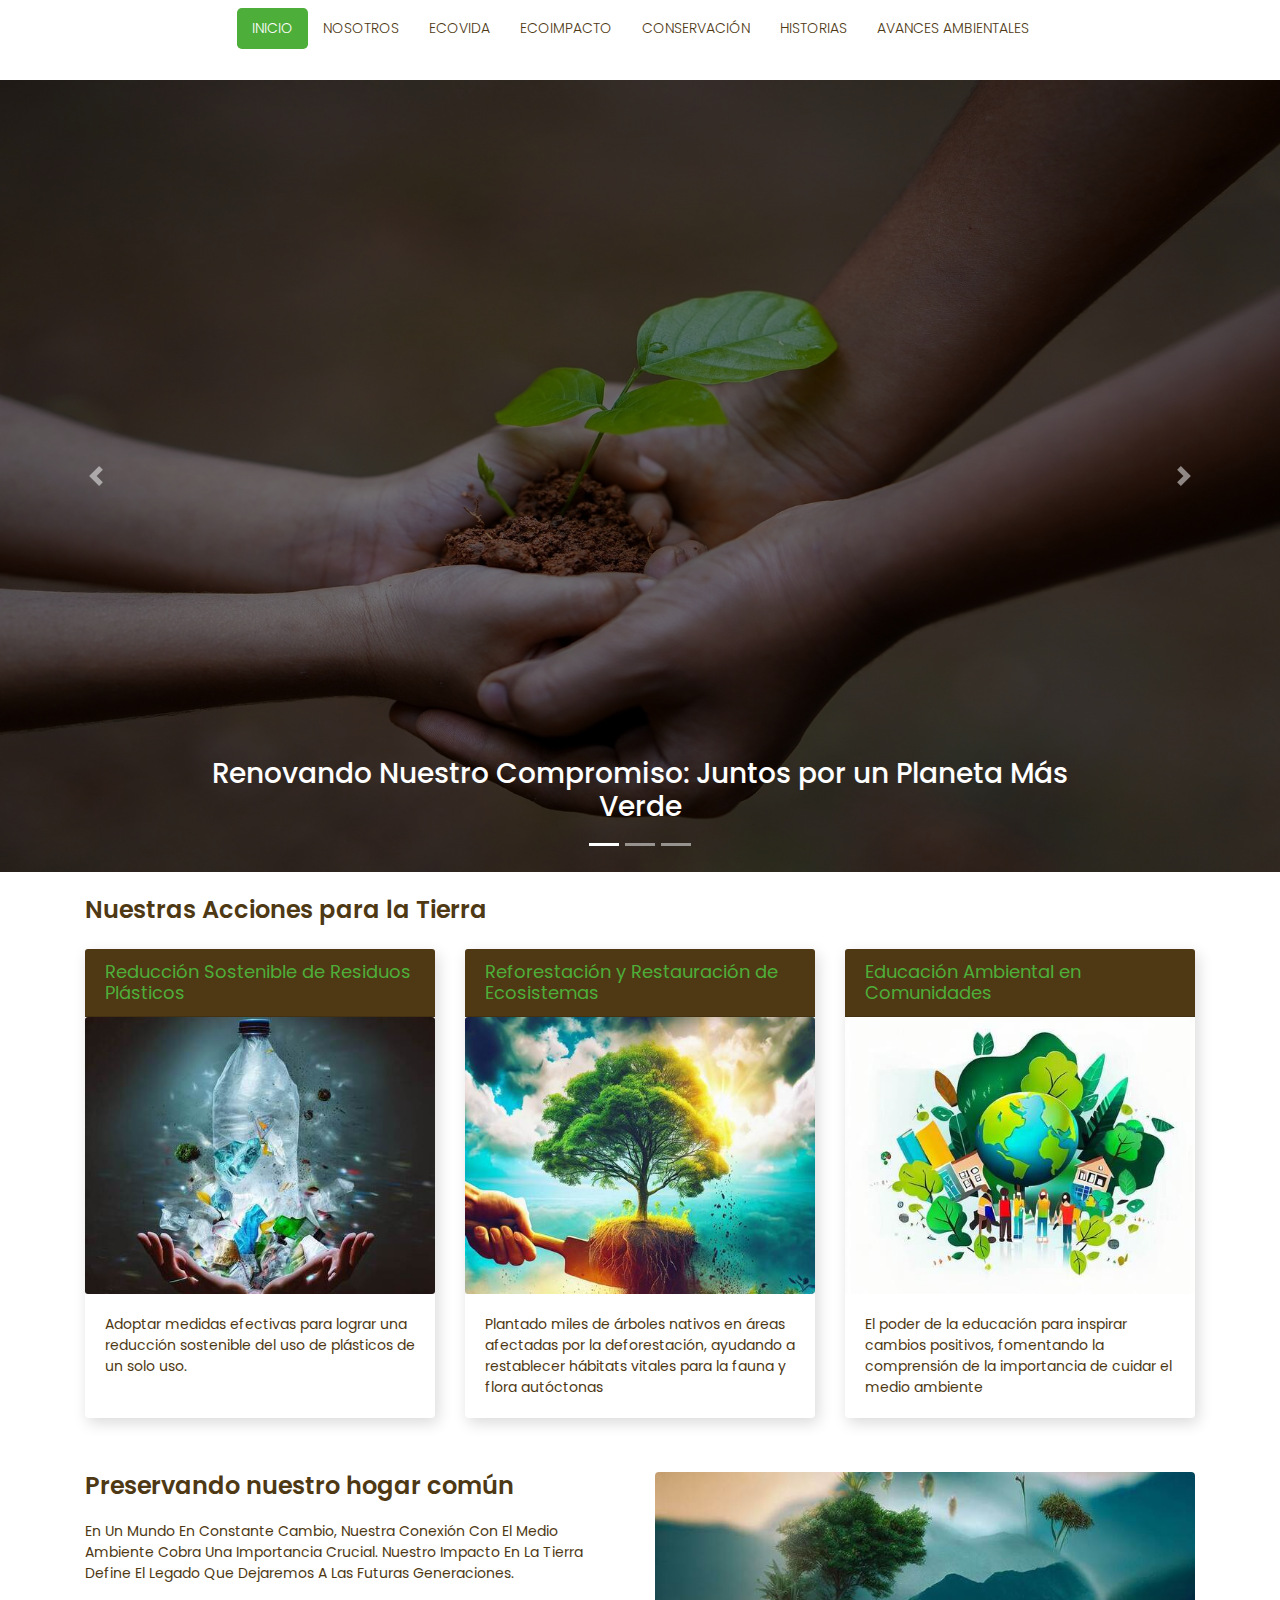
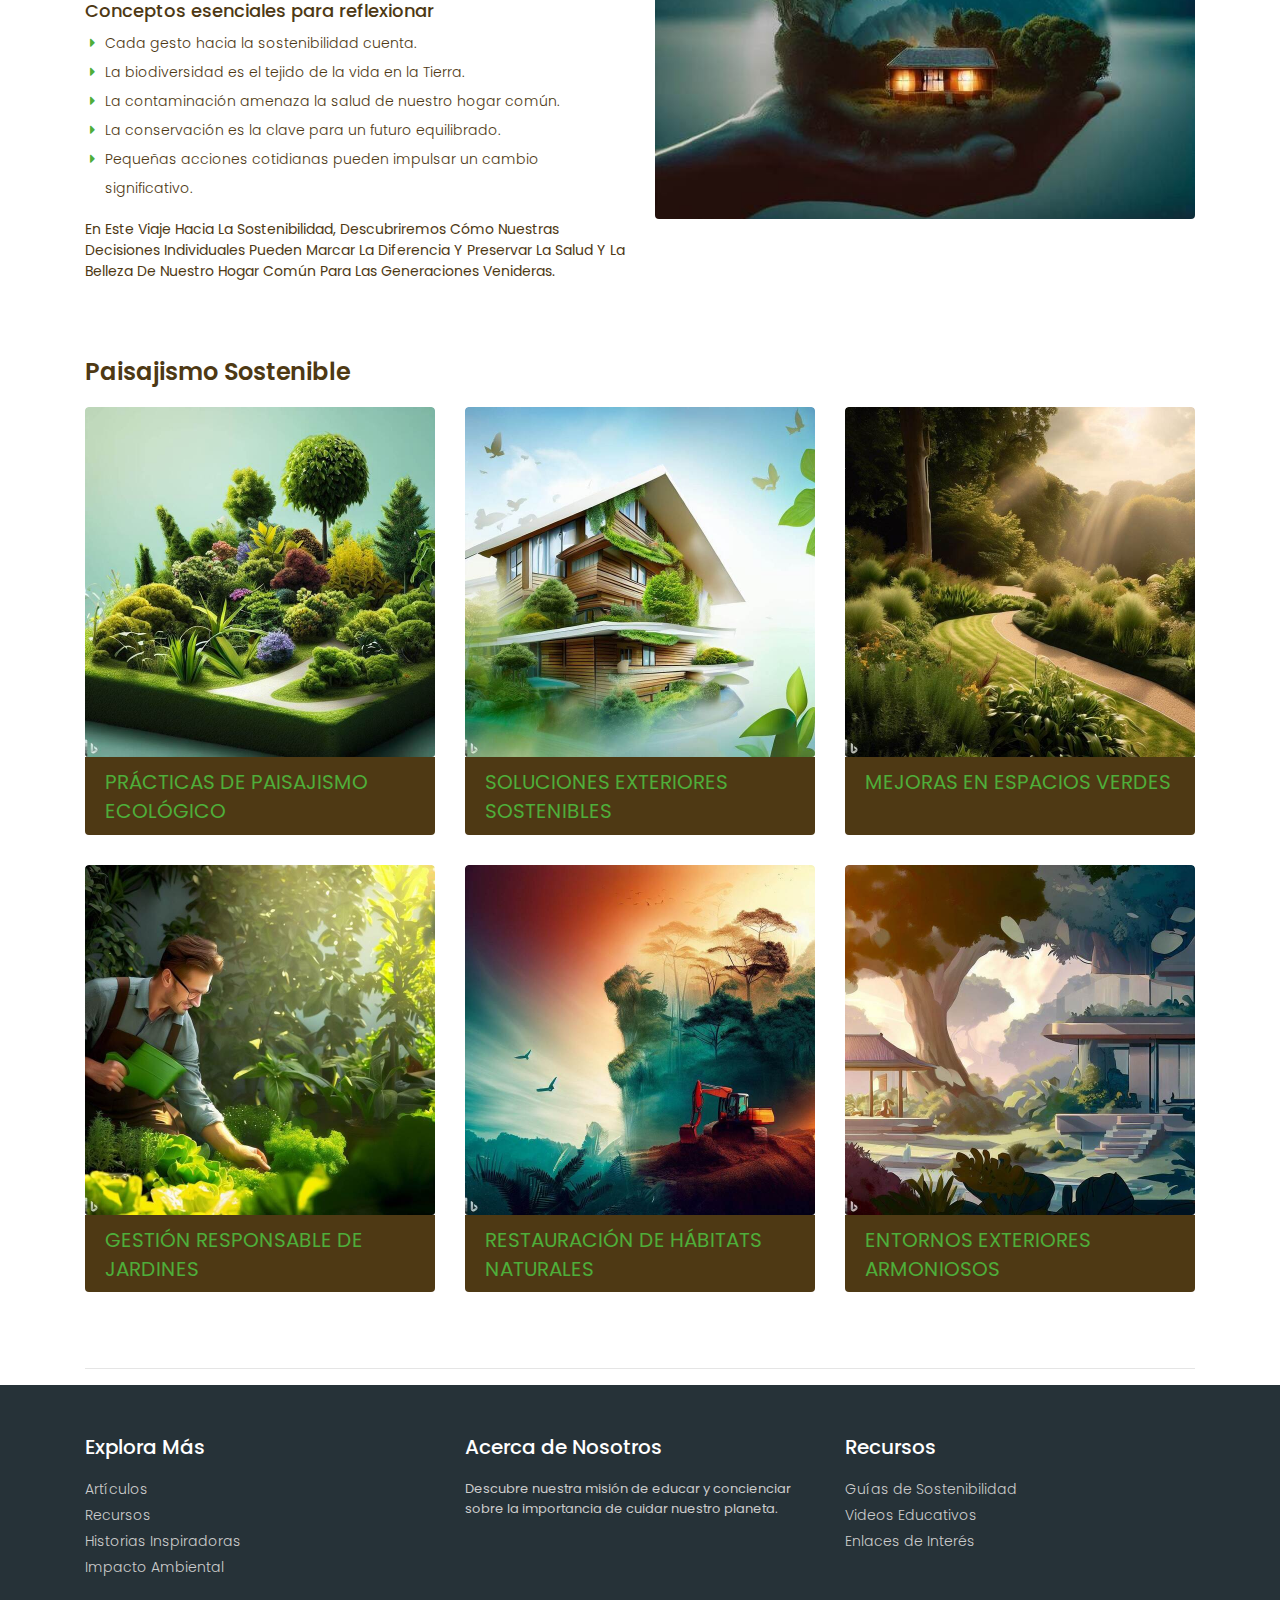
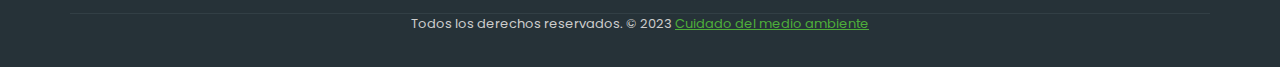
<file: index.html>
<!DOCTYPE html>
<html lang="en">
<head>
	<meta charset="utf-8">
	<meta name="viewport" content="width=device-width, initial-scale=1, shrink-to-fit=no">
	<meta name="description" content="">
	<meta name="author" content="">
	<title>Cuidado del Medio Ambiente</title>
	<!-- Bootstrap core CSS -->
	<link href="vendor/bootstrap/css/bootstrap.min.css" rel="stylesheet">
	<!-- Fontawesome CSS -->
	<link href="css/all.css" rel="stylesheet">
	<!-- Custom styles for this template -->
	<link href="css/style.css" rel="stylesheet">
</head>
<body>
    <!-- Navigation -->
    <nav class="navbar fixed-top navbar-expand-lg navbar-dark bg-light top-nav fixed-top">
        <div class="container" style="display: grid; align-content: center; justify-content: center;">
            
               <ul class="navbar-nav ml-auto">
                  <li class="nav-item">
                     <a class="nav-link active" href="index.html">Inicio</a>
                  </li>
                  <li class="nav-item">
                     <a class="nav-link" href="about.html">Nosotros</a>
                  </li>
                  <li class="nav-item">
                     <a class="nav-link" href="sustainable.html">EcoVida</a>
                  </li>
                  <li class="nav-item">
                     <a class="nav-link" href="ecopimpact.html">EcoImpacto</a>
                  </li>
                  <li class="nav-item">
                     <a class="nav-link" href="conservacion.html">Conservación</a>
                   </li>
                   <li class="nav-item">
                     <a class="nav-link" href="history.html">Historias</a>
                   </li>
                   <li class="nav-item">
                     <a class="nav-link" href="Advances.html">Avances Ambientales</a>
                   </li>
               </ul>
            
        </div>
    </nav>
    <header class="slider-main">
        <div id="carouselExampleIndicators" class="carousel slide carousel-fade" data-ride="carousel">
            <ol class="carousel-indicators">
               <li data-target="#carouselExampleIndicators" data-slide-to="0" class="active"></li>
               <li data-target="#carouselExampleIndicators" data-slide-to="1"></li>
               <li data-target="#carouselExampleIndicators" data-slide-to="2"></li>
            </ol>
            <div class="carousel-inner" role="listbox">
               <!-- Slide One - Set the background image for this slide in the line below -->
               <div class="carousel-item active" style="background-image: url('images/slider-01.jpg')">
                  <div class="carousel-caption d-none d-md-block">
                     <h3>Renovando Nuestro Compromiso: Juntos por un Planeta Más Verde</h3>
                  </div>
               </div>
               <!-- Slide Two - Set the background image for this slide in the line below -->
               <div class="carousel-item" style="background-image: url('images/slider-02.jpg')">
                  <div class="carousel-caption d-none d-md-block">
                     <h3>El amor por la Tierra se refleja en nuestras acciones</h3>
                  </div>
               </div>
               <!-- Slide Three - Set the background image for this slide in the line below -->
               <div class="carousel-item" style="background-image: url('images/slider-03.jpg')">
                  <div class="carousel-caption d-none d-md-block">
                     <h3>El Cambio Comienza Contigo: Empoderando a Individuos como Agentes de Cambio</h3>
                  </div>
               </div>
            </div>
            <a class="carousel-control-prev" href="#carouselExampleIndicators" role="button" data-slide="prev">
				<span class="carousel-control-prev-icon" aria-hidden="true"></span>
				<span class="sr-only">Previous</span>
            </a>
            <a class="carousel-control-next" href="#carouselExampleIndicators" role="button" data-slide="next">
				<span class="carousel-control-next-icon" aria-hidden="true"></span>
				<span class="sr-only">Next</span>
            </a>
        </div>
    </header>
    <!-- Page Content -->
    <div class="container">
        <div class="services-bar">
            <h1 class="my-4">Nuestras Acciones para la Tierra </h1>
            <!-- Services Section -->
            <div class="row">
               <div class="col-lg-4 mb-4">
                  <div class="card h-100">
                     <h4 class="card-header">Reducción Sostenible de Residuos Plásticos</h4>
                     <div class="card-img">
                        <img class="img-fluid" src="images/action-img-01.jpg" alt="" />
                     </div>
                     <div class="card-body">
                        <p class="card-text">Adoptar medidas efectivas para lograr una reducción sostenible del uso de plásticos de un solo uso.</p>
                     </div>
                  </div>
               </div>
               <div class="col-lg-4 mb-4">
                  <div class="card h-100">
                     <h4 class="card-header">Reforestación y Restauración de Ecosistemas</h4>
                     <div class="card-img">
                        <img class="img-fluid" src="images/action-img-02.jpeg" alt="" />
                     </div>
                     <div class="card-body">
                        <p class="card-text">Plantado miles de árboles nativos en áreas afectadas por la deforestación, ayudando a restablecer hábitats vitales para la fauna y flora autóctonas</p>
                     </div>
                  </div>
               </div>
               <div class="col-lg-4 mb-4">
                  <div class="card h-100">
                     <h4 class="card-header">Educación Ambiental en Comunidades</h4>
                     <div class="card-img">
                        <img class="img-fluid" src="images/action-img-03.jpeg" alt="" />
                     </div>
                     <div class="card-body">
                        <p class="card-text">El poder de la educación para inspirar cambios positivos, fomentando la comprensión de la importancia de cuidar el medio ambiente</p>
                     </div>
                  </div>
               </div>
            </div>
            <!-- /.row -->
        </div>
        <!-- About Section -->
        <div class="about-main">
            <div class="row">
               <div class="col-lg-6">
                  <h2>Preservando nuestro hogar común</h2>
                  <p>En un mundo en constante cambio, nuestra conexión con el medio ambiente cobra una importancia crucial. Nuestro impacto en la Tierra define el legado que dejaremos a las futuras generaciones.</p>
                  <h5>Conceptos esenciales para reflexionar</h5>
                  <ul>
                     <li>Cada gesto hacia la sostenibilidad cuenta.</li>
                     <li>La biodiversidad es el tejido de la vida en la Tierra.</li>
                     <li>La contaminación amenaza la salud de nuestro hogar común.</li>
                     <li>La conservación es la clave para un futuro equilibrado.</li>
                     <li>Pequeñas acciones cotidianas pueden impulsar un cambio significativo.</li>
                  </ul>
                  <p>En este viaje hacia la sostenibilidad, descubriremos cómo nuestras decisiones individuales pueden marcar la diferencia y preservar la salud y la belleza de nuestro hogar común para las generaciones venideras.</p>
               </div>
               <div class="col-lg-6">
                  <img class="img-fluid rounded" src="images/about-img.jpg" alt="" />
               </div>
            </div>
            <!-- /.row -->
        </div>
        <!-- Portfolio Section -->
        <div class="portfolio-main">
            <h2>Paisajismo Sostenible</h2>
            <div class="row">
               <div class="col-lg-4 col-sm-6 portfolio-item">
                  <div class="card h-100">
                     <div class="card-img">
                        <a href="#">
                           <img class="card-img-top" src="images/paisajismo-img1.jpg" alt="" />
                           <div class="overlay"><i class="fas fa-arrows-alt"></i></div>
                        </a>
                     </div>
                     <div class="card-body">
                        <h4 class="card-title">
                           <a href="#">Prácticas de Paisajismo Ecológico</a>
                        </h4>
                     </div>
                  </div>
               </div>
               <div class="col-lg-4 col-sm-6 portfolio-item">
                  <div class="card h-100">
                     <div class="card-img">
                        <a href="#">
                           <img class="card-img-top" src="images/paisajismo-img2.jpg" alt="" />
                           <div class="overlay"><i class="fas fa-arrows-alt"></i></div>
                        </a>
                     </div>
                     <div class="card-body">
                        <h4 class="card-title">
                           <a href="#">Soluciones Exteriores Sostenibles</a>
                        </h4>
                     </div>
                  </div>
               </div>
               <div class="col-lg-4 col-sm-6 portfolio-item">
                  <div class="card h-100">
                     <div class="card-img">
                        <a href="#">
                           <img class="card-img-top" src="images/paisajismo-img3.jpg" alt="" />
                           <div class="overlay"><i class="fas fa-arrows-alt"></i></div>
                        </a>
                     </div>
                     <div class="card-body">
                        <h4 class="card-title">
                           <a href="#">Mejoras en Espacios Verdes</a>
                        </h4>
                     </div>
                  </div>
               </div>
               <div class="col-lg-4 col-sm-6 portfolio-item">
                  <div class="card h-100">
                     <div class="card-img">
                        <a href="#">
                           <img class="card-img-top" src="images/paisajismo-img4.jpg" alt="" />
                           <div class="overlay"><i class="fas fa-arrows-alt"></i></div>
                        </a>
                     </div>
                     <div class="card-body">
                        <h4 class="card-title">
                           <a href="#">Gestión Responsable de Jardines</a>
                        </h4>
                     </div>
                  </div>
               </div>
               <div class="col-lg-4 col-sm-6 portfolio-item">
                  <div class="card h-100">
                     <div class="card-img">
                        <a href="#">
                           <img class="card-img-top" src="images/paisajismo-img5.jpg" alt="" />
                           <div class="overlay"><i class="fas fa-arrows-alt"></i></div>
                        </a>
                     </div>
                     <div class="card-body">
                        <h4 class="card-title">
                           <a href="#">Restauración de Hábitats Naturales</a>
                        </h4>
                     </div>
                  </div>
               </div>
               <div class="col-lg-4 col-sm-6 portfolio-item">
                  <div class="card h-100">
                     <div class="card-img">
                        <a href="#">
                           <img class="card-img-top" src="images/paisajismo-img6.jpg" alt="" />
                           <div class="overlay"><i class="fas fa-arrows-alt"></i></div>
                        </a>
                     </div>
                     <div class="card-body">
                        <h4 class="card-title">
                           <a href="#">Entornos Exteriores Armoniosos</a>
                        </h4>
                     </div>
                  </div>
               </div>
            </div>
            <!-- /.row -->
        </div>
        <hr>
    </div>
    <!-- /.container -->
    <!--footer starts from here-->
    <footer class="footer">
      <div class="container bottom_border">
          <div class="row">
              <div class="col-lg-4 col-md-4 col-sm-4 col">
                  <h5 class="headin5_amrc col_white_amrc pt2">Explora Más</h5>
                  <ul class="footer_ul_amrc">
                      <li><a href="https://news.un.org/es/tags/medio-ambiente">Artículos</a></li>
                      <li><a href="https://biblioguias.cepal.org/c.php?g=934230&p=6736596#:~:text=Los%20recursos%20ambientales%20(o%20activos,proporcionar%20beneficios%20a%20la%20humanidad">Recursos</a></li>
                      <li><a href="https://es.mongabay.com/2021/12/las-10-historias-sobre-mujeres-que-cuidan-el-ambiente-y-los-territorios/">Historias Inspiradoras</a></li>
                      <li><a href="https://responsabilidadsocial.net/impacto-ambiental-que-es-definicion-tipos-causas-medicion-y-ejemplo/">Impacto Ambiental</a></li>
                  </ul>
              </div>
              <div class="col-lg-4 col-md-4 col-sm-4 col">
                  <h5 class="headin5_amrc col_white_amrc pt2">Acerca de Nosotros</h5>
                  <p>Descubre nuestra misión de educar y concienciar sobre la importancia de cuidar nuestro planeta.</p>
              </div>
              <div class="col-lg-4 col-md-4 col-sm-4">
                  <h5 class="headin5_amrc col_white_amrc pt2">Recursos</h5>
                  <ul class="footer_ul_amrc">
                      <li><a href="https://www.unep.org/es">Guías de Sostenibilidad</a></li>
                      <li><a href="https://www.youtube.com/watch?v=gze7n7Eqhk4">Videos Educativos</a></li>
                      <li><a href="https://www.worldenvironmentday.global/es/about/theme-host#:~:text=El%20tema%20de%202023%20para,mundo%20está%20inundado%20de%20plástico.">Enlaces de Interés</a></li>
                  </ul>
              </div>
          </div>
      </div>
      <div class="container">
          <p class="copyright text-center">Todos los derechos reservados. &copy; 2023 <a href="#">Cuidado del medio ambiente</a>
          </p>
      </div>
  </footer>
	  
<!-- Bootstrap core JavaScript -->
<script src="vendor/jquery/jquery.min.js"></script>
<script src="vendor/bootstrap/js/bootstrap.bundle.min.js"></script>
</body>
</html>
</file>
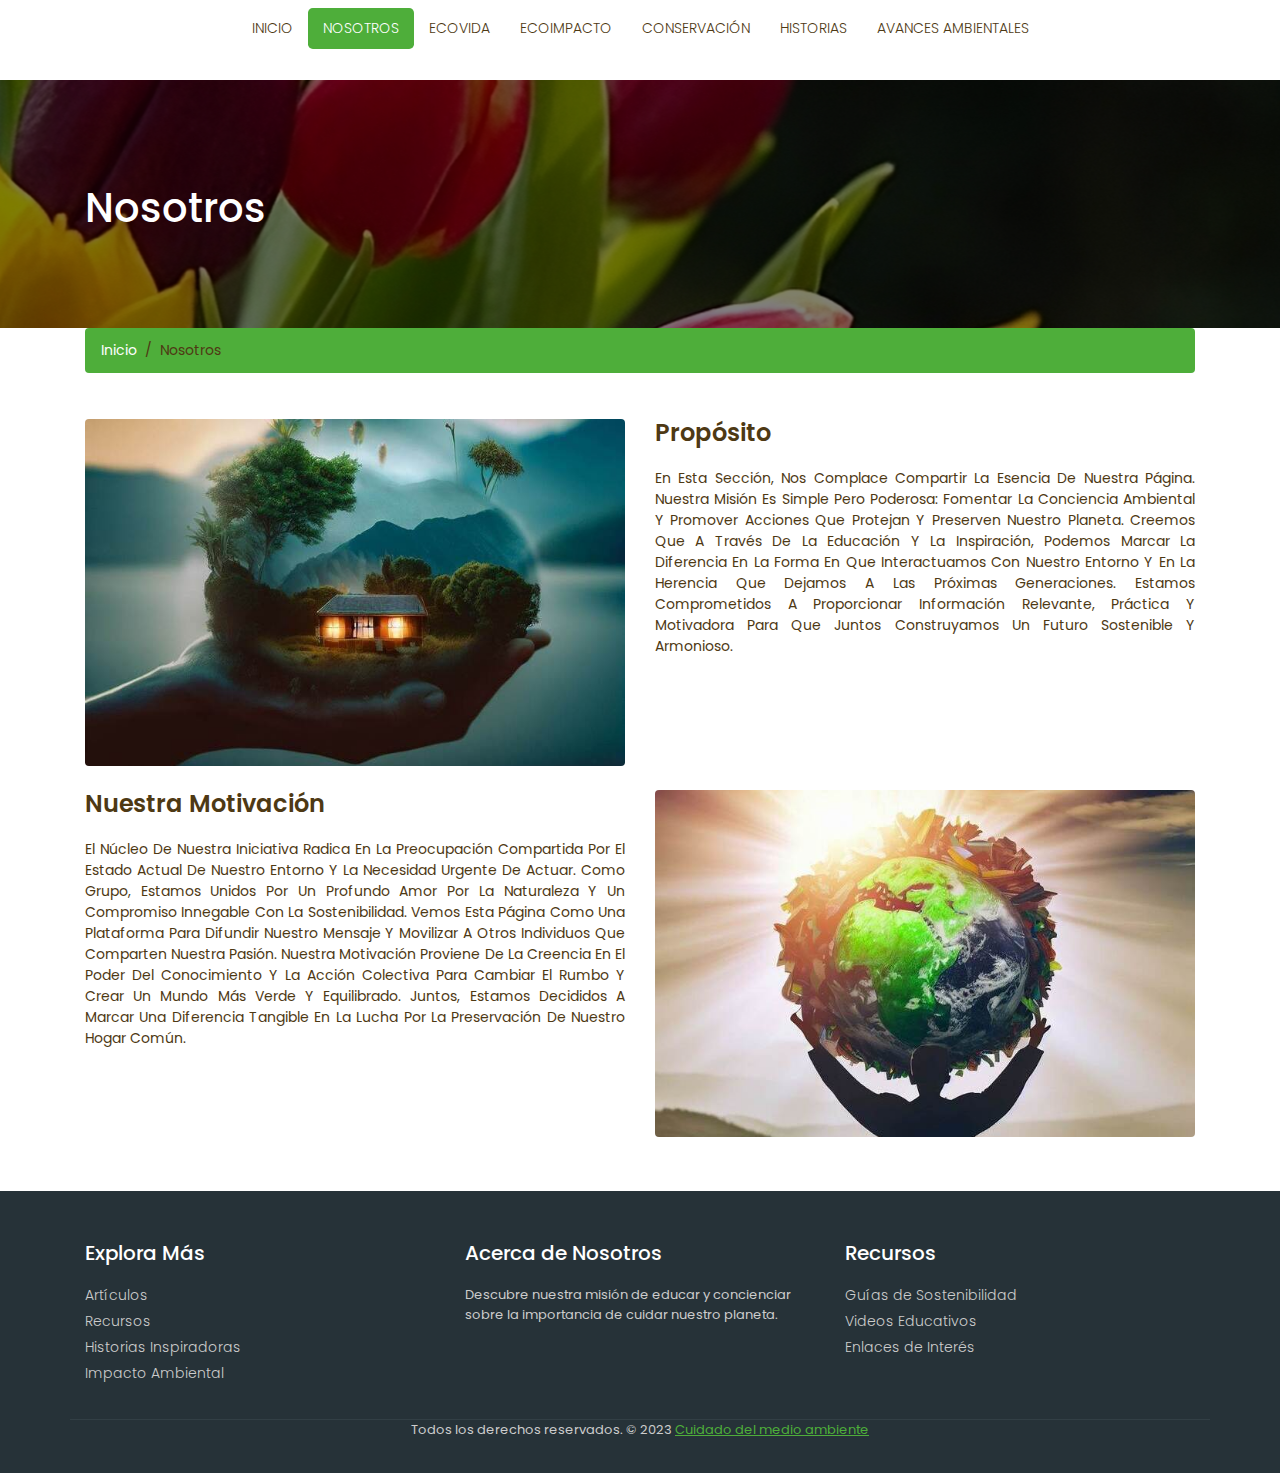
<file: about.html>
<!DOCTYPE html>
<html lang="en">
<head>
	<meta charset="utf-8">
	<meta name="viewport" content="width=device-width, initial-scale=1, shrink-to-fit=no">
	<meta name="description" content="">
	<meta name="author" content="">
	<title>Cuidado del Medio Ambiente</title>
	<!-- Bootstrap core CSS -->
	<link href="vendor/bootstrap/css/bootstrap.min.css" rel="stylesheet">
	<!-- Fontawesome CSS -->
	<link href="css/all.css" rel="stylesheet">
	<!-- Custom styles for this template -->
	<link href="css/style.css" rel="stylesheet">
</head>
<body>
	<!-- Navigation -->
    <nav class="navbar fixed-top navbar-expand-lg navbar-dark bg-light top-nav fixed-top">
        <div class="container" style="display: grid; align-content: center; justify-content: center;">
            <button class="navbar-toggler navbar-toggler-right" type="button" data-toggle="collapse" data-target="#navbarResponsive" aria-controls="navbarResponsive" aria-expanded="false" aria-label="Toggle navigation">
				<span class="fas fa-bars"></span>
            </button>
            <div class="collapse navbar-collapse" id="navbarResponsive">
               <ul class="navbar-nav ml-auto">
                  <li class="nav-item">
                     <a class="nav-link" href="index.html">Inicio</a>
                  </li>
                  <li class="nav-item">
                     <a class="nav-link active" href="about.html">Nosotros</a>
                  </li>
                  <li class="nav-item">
                     <a class="nav-link" href="sustainable.html">EcoVida</a>
                  </li>
				  <li class="nav-item">
					<a class="nav-link" href="ecopimpact.html">EcoImpacto</a>
				 </li>
				 <li class="nav-item">
					 <a class="nav-link" href="conservacion.html">Conservación</a>
				  </li>
				  <li class="nav-item">
					<a class="nav-link" href="history.html">Historias</a>
				 </li>
				 <li class="nav-item">
					<a class="nav-link" href="Advances.html">Avances Ambientales</a>
				  </li>
               </ul>
            </div>
        </div>
    </nav>
	<!-- full Title -->
	<div class="full-title">
		<div class="container">
			<!-- Page Heading/Breadcrumbs -->
			<h1 class="mt-4 mb-3">Nosotros
			</h1>
		</div>
	</div>
    <!-- Page Content -->
    <div class="container">
		<div class="breadcrumb-main">
			<ol class="breadcrumb">
				<li class="breadcrumb-item">
					<a href="index.html">Inicio</a>
				</li>
				<li class="breadcrumb-item active">Nosotros</li>
			</ol>
		</div>
		<!-- About Content -->
		<div class="about-main">
			<div class="row">
				<div class="col-lg-6">
					<img class="img-fluid rounded mb-4" src="images/about-img.jpg" alt="" />
				</div>
				<div class="col-lg-6">
					<h2>Propósito</h2>
					<p style="text-align: justify;">En esta sección, nos complace compartir la esencia de nuestra página. 
						Nuestra misión es simple pero poderosa: fomentar la conciencia ambiental y promover acciones que protejan y preserven nuestro planeta. 
						Creemos que a través de la educación y la inspiración, podemos marcar la diferencia en la forma en que interactuamos con nuestro entorno y en la herencia que dejamos a las próximas generaciones. 
						Estamos comprometidos a proporcionar información relevante, práctica y motivadora para que juntos construyamos un futuro sostenible y armonioso.</p>
				</div>
			</div>
			<div class="row">
				<div class="col-lg-6">
					<h2>Nuestra Motivación</h2>
					<p style="text-align: justify;">El núcleo de nuestra iniciativa radica en la preocupación compartida por el estado actual de nuestro entorno y la necesidad urgente de actuar. Como grupo, estamos unidos por un profundo amor por la naturaleza y un compromiso innegable con la sostenibilidad. Vemos esta página como una plataforma para difundir nuestro mensaje y movilizar a otros individuos que comparten nuestra pasión. Nuestra motivación proviene de la creencia en el poder del conocimiento y la acción colectiva para cambiar el rumbo y crear un mundo más verde y equilibrado. Juntos, estamos decididos a marcar una diferencia tangible en la lucha por la preservación de nuestro hogar común.</p>
				</div>
				<div class="col-lg-6">
					<img class="img-fluid rounded mb-4" src="images/nsmotivacion-img.jpg" alt="" />
				</div>
			</div>
			<!-- /.row -->
		</div>
		<!-- /.container -->
	</div>

    <!--footer starts from here-->
    <footer class="footer">
		<div class="container bottom_border">
			<div class="row">
				<div class="col-lg-4 col-md-4 col-sm-4 col">
					<h5 class="headin5_amrc col_white_amrc pt2">Explora Más</h5>
					<ul class="footer_ul_amrc">
						<li><a href="https://news.un.org/es/tags/medio-ambiente">Artículos</a></li>
						<li><a href="https://biblioguias.cepal.org/c.php?g=934230&p=6736596#:~:text=Los%20recursos%20ambientales%20(o%20activos,proporcionar%20beneficios%20a%20la%20humanidad">Recursos</a></li>
						<li><a href="https://es.mongabay.com/2021/12/las-10-historias-sobre-mujeres-que-cuidan-el-ambiente-y-los-territorios/">Historias Inspiradoras</a></li>
						<li><a href="https://responsabilidadsocial.net/impacto-ambiental-que-es-definicion-tipos-causas-medicion-y-ejemplo/">Impacto Ambiental</a></li>
					</ul>
				</div>
				<div class="col-lg-4 col-md-4 col-sm-4 col">
					<h5 class="headin5_amrc col_white_amrc pt2">Acerca de Nosotros</h5>
					<p>Descubre nuestra misión de educar y concienciar sobre la importancia de cuidar nuestro planeta.</p>
				</div>
				<div class="col-lg-4 col-md-4 col-sm-4">
					<h5 class="headin5_amrc col_white_amrc pt2">Recursos</h5>
					<ul class="footer_ul_amrc">
						<li><a href="https://www.unep.org/es">Guías de Sostenibilidad</a></li>
						<li><a href="https://www.youtube.com/watch?v=gze7n7Eqhk4">Videos Educativos</a></li>
						<li><a href="https://www.worldenvironmentday.global/es/about/theme-host#:~:text=El%20tema%20de%202023%20para,mundo%20está%20inundado%20de%20plástico.">Enlaces de Interés</a></li>
					</ul>
				</div>
			</div>
		</div>
		<div class="container">
			<p class="copyright text-center">Todos los derechos reservados. &copy; 2023 <a href="#">Cuidado del medio ambiente</a>
			</p>
		</div>
	</footer>

<!-- Bootstrap core JavaScript -->
<script src="vendor/jquery/jquery.min.js"></script>
<script src="vendor/bootstrap/js/bootstrap.bundle.min.js"></script>
</body>
</html>
</file>
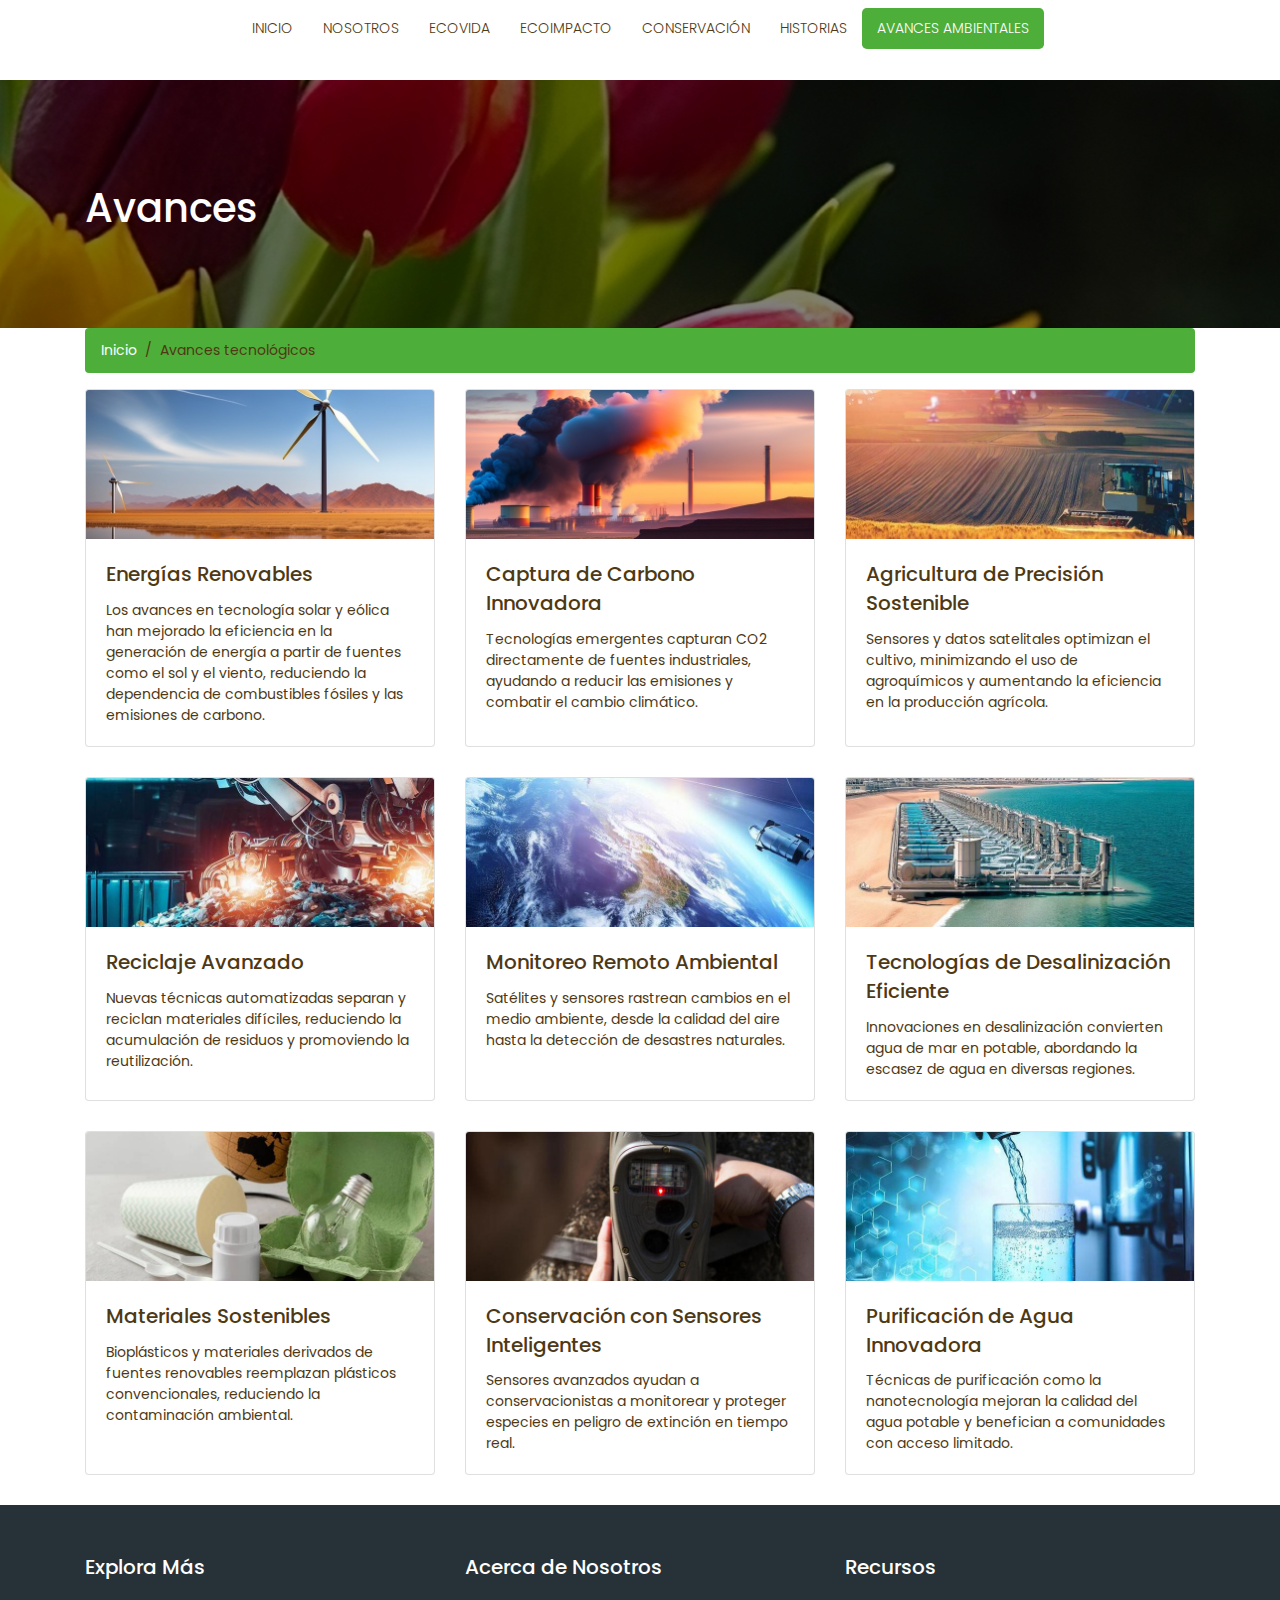
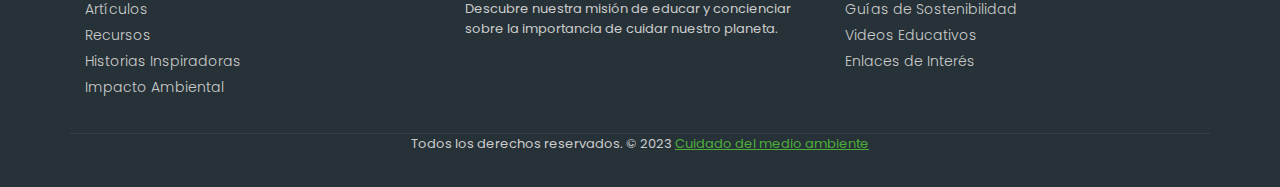
<file: Advances.html>
<!DOCTYPE html>
<html lang="en">
<head>
	<meta charset="utf-8">
	<meta name="viewport" content="width=device-width, initial-scale=1, shrink-to-fit=no">
	<meta name="description" content="">
	<meta name="author" content="">
	<title>Cuidado del Medio Ambiente</title>
	<!-- Bootstrap core CSS -->
	<link href="vendor/bootstrap/css/bootstrap.min.css" rel="stylesheet">
	<!-- Fontawesome CSS -->
	<link href="css/all.css" rel="stylesheet">
	<!-- Custom styles for this template -->
	<link href="css/style.css" rel="stylesheet">
</head>

<body>
    <!-- Navigation -->
    <nav class="navbar fixed-top navbar-expand-lg navbar-dark bg-light top-nav fixed-top">
        <div class="container" style="display: grid; align-content: center; justify-content: center;">
            <button class="navbar-toggler navbar-toggler-right" type="button" data-toggle="collapse" data-target="#navbarResponsive" aria-controls="navbarResponsive" aria-expanded="false" aria-label="Toggle navigation">
				<span class="fas fa-bars"></span>
            </button>
            <div class="collapse navbar-collapse" id="navbarResponsive">
               <ul class="navbar-nav ml-auto">
				<li class="nav-item">
					<a class="nav-link" href="index.html">Inicio</a>
				 </li>
				 <li class="nav-item">
					<a class="nav-link" href="about.html">Nosotros</a>
				 </li>
				 <li class="nav-item">
					<a class="nav-link" href="sustainable.html">EcoVida</a>
				 </li>
				 <li class="nav-item">
				   <a class="nav-link" href="ecopimpact.html">EcoImpacto</a>
				</li>
				<li class="nav-item">
					<a class="nav-link" href="conservacion.html">Conservación</a>
				 </li>
				 <li class="nav-item">
					<a class="nav-link" href="history.html">Historias</a>
				 </li>
				 <li class="nav-item">
					<a class="nav-link  active" href="Advances.html">Avances Ambientales</a>
				 </li>
    
               </ul>
            </div>
        </div>
    </nav>
	
	<!-- full Title -->
	<div class="full-title">
		<div class="container">
			<!-- Page Heading/Breadcrumbs -->
			<h1 class="mt-4 mb-3">Avances
			</h1>
		</div>
	</div>

     <!-- Page Content -->
	 <div class="container">
		<div class="breadcrumb-main">
			<ol class="breadcrumb">
				<li class="breadcrumb-item">
					<a href="index.html">Inicio</a>
				</li>
				<li class="breadcrumb-item active">Avances tecnológicos</li>
			</ol>
		</div>

      <div class="row">
        <div class="col-lg-4 col-sm-6 portfolio-item">
          <div class="card h-100">
            <a href="#"><img class="card-img-top" src="images/energia-renobable.jpeg" alt="" /></a>
            <div class="card-body">
              <h4 class="card-title">
                <a href="#">Energías Renovables</a>
              </h4>
              <p class="card-text">Los avances en tecnología solar y eólica han mejorado la eficiencia en la generación de energía a partir de fuentes como el sol y el viento, reduciendo la dependencia de combustibles fósiles y las emisiones de carbono.</p>
            </div>
          </div>
        </div>
        <div class="col-lg-4 col-sm-6 portfolio-item">
          <div class="card h-100">
            <a href="#"><img class="card-img-top" src="images/captura-de-co2.jpeg" alt="" /></a>
            <div class="card-body">
              <h4 class="card-title">
                <a href="#">Captura de Carbono Innovadora</a>
              </h4>
              <p class="card-text">Tecnologías emergentes capturan CO2 directamente de fuentes industriales, ayudando a reducir las emisiones y combatir el cambio climático.</p>
            </div>
          </div>
        </div>
        <div class="col-lg-4 col-sm-6 portfolio-item">
          <div class="card h-100">
            <a href="#"><img class="card-img-top" src="images/agricultura-de-precision.jpeg" alt="" /></a>
            <div class="card-body">
              <h4 class="card-title">
                <a href="#">Agricultura de Precisión Sostenible</a>
              </h4>
              <p class="card-text">Sensores y datos satelitales optimizan el cultivo, minimizando el uso de agroquímicos y aumentando la eficiencia en la producción agrícola.</p>
            </div>
          </div>
        </div>
        <div class="col-lg-4 col-sm-6 portfolio-item">
          <div class="card h-100">
            <a href="#"><img class="card-img-top" src="images/reciclaje-avanzado.jpeg" alt="" /></a>
            <div class="card-body">
              <h4 class="card-title">
                <a href="#">Reciclaje Avanzado</a>
              </h4>
              <p class="card-text">Nuevas técnicas automatizadas separan y reciclan materiales difíciles, reduciendo la acumulación de residuos y promoviendo la reutilización.</p>
            </div>
          </div>
        </div>
        <div class="col-lg-4 col-sm-6 portfolio-item">
          <div class="card h-100">
            <a href="#"><img class="card-img-top" src="images/monitoreo-ambiental.jpeg" alt="" /></a>
            <div class="card-body">
              <h4 class="card-title">
                <a href="#">Monitoreo Remoto Ambiental</a>
              </h4>
              <p class="card-text">Satélites y sensores rastrean cambios en el medio ambiente, desde la calidad del aire hasta la detección de desastres naturales.</p>
            </div>
          </div>
        </div>
        <div class="col-lg-4 col-sm-6 portfolio-item">
          <div class="card h-100">
            <a href="#"><img class="card-img-top" src="images/desalinizacion.jpeg" alt="" /></a>
            <div class="card-body">
              <h4 class="card-title">
                <a href="#">Tecnologías de Desalinización Eficiente</a>
              </h4>
              <p class="card-text">Innovaciones en desalinización convierten agua de mar en potable, abordando la escasez de agua en diversas regiones.</p>
            </div>
          </div>
        </div>
		<div class="col-lg-4 col-sm-6 portfolio-item">
			<div class="card h-100">
			  <a href="#"><img class="card-img-top" src="images/bioplasticos.jpg" alt="" /></a>
			  <div class="card-body">
				<h4 class="card-title">
				  <a href="#">Materiales Sostenibles</a>
				</h4>
				<p class="card-text">Bioplásticos y materiales derivados de fuentes renovables reemplazan plásticos convencionales, reduciendo la contaminación ambiental.</p>
			  </div>
			</div>
		  </div>
		  <div class="col-lg-4 col-sm-6 portfolio-item">
			<div class="card h-100">
			  <a href="#"><img class="card-img-top" src="images/conservacion-sensores.jpg" alt="" /></a>
			  <div class="card-body">
				<h4 class="card-title">
				  <a href="#">Conservación con Sensores Inteligentes</a>
				</h4>
				<p class="card-text">Sensores avanzados ayudan a conservacionistas a monitorear y proteger especies en peligro de extinción en tiempo real.</p>
			  </div>
			</div>
		  </div>
		  <div class="col-lg-4 col-sm-6 portfolio-item">
			<div class="card h-100">
			  <a href="#"><img class="card-img-top" src="images/nanotecnologia-agua-purificacion.jpeg" alt="" /></a>
			  <div class="card-body">
				<h4 class="card-title">
				  <a href="#">Purificación de Agua Innovadora</a>
				</h4>
				<p class="card-text">Técnicas de purificación como la nanotecnología mejoran la calidad del agua potable y benefician a comunidades con acceso limitado.</p>
			  </div>
			</div>
		  </div>
      </div>


    </div>
    <!-- /.container -->

    <!--footer starts from here-->
    <footer class="footer">
		<div class="container bottom_border">
			<div class="row">
				<div class="col-lg-4 col-md-4 col-sm-4 col">
					<h5 class="headin5_amrc col_white_amrc pt2">Explora Más</h5>
					<ul class="footer_ul_amrc">
						<li><a href="https://news.un.org/es/tags/medio-ambiente">Artículos</a></li>
						<li><a href="https://biblioguias.cepal.org/c.php?g=934230&p=6736596#:~:text=Los%20recursos%20ambientales%20(o%20activos,proporcionar%20beneficios%20a%20la%20humanidad">Recursos</a></li>
						<li><a href="https://es.mongabay.com/2021/12/las-10-historias-sobre-mujeres-que-cuidan-el-ambiente-y-los-territorios/">Historias Inspiradoras</a></li>
						<li><a href="https://responsabilidadsocial.net/impacto-ambiental-que-es-definicion-tipos-causas-medicion-y-ejemplo/">Impacto Ambiental</a></li>
					</ul>
				</div>
				<div class="col-lg-4 col-md-4 col-sm-4 col">
					<h5 class="headin5_amrc col_white_amrc pt2">Acerca de Nosotros</h5>
					<p>Descubre nuestra misión de educar y concienciar sobre la importancia de cuidar nuestro planeta.</p>
				</div>
				<div class="col-lg-4 col-md-4 col-sm-4">
					<h5 class="headin5_amrc col_white_amrc pt2">Recursos</h5>
					<ul class="footer_ul_amrc">
						<li><a href="https://www.unep.org/es">Guías de Sostenibilidad</a></li>
						<li><a href="https://www.youtube.com/watch?v=gze7n7Eqhk4">Videos Educativos</a></li>
						<li><a href="https://www.worldenvironmentday.global/es/about/theme-host#:~:text=El%20tema%20de%202023%20para,mundo%20está%20inundado%20de%20plástico.">Enlaces de Interés</a></li>
					</ul>
				</div>
			</div>
		</div>
		<div class="container">
			<p class="copyright text-center">Todos los derechos reservados. &copy; 2023 <a href="#">Cuidado del medio ambiente</a>
			</p>
		</div>
	</footer>

<!-- Bootstrap core JavaScript -->
<script src="vendor/jquery/jquery.min.js"></script>
<script src="vendor/bootstrap/js/bootstrap.bundle.min.js"></script>
</body>
</html>
</file>
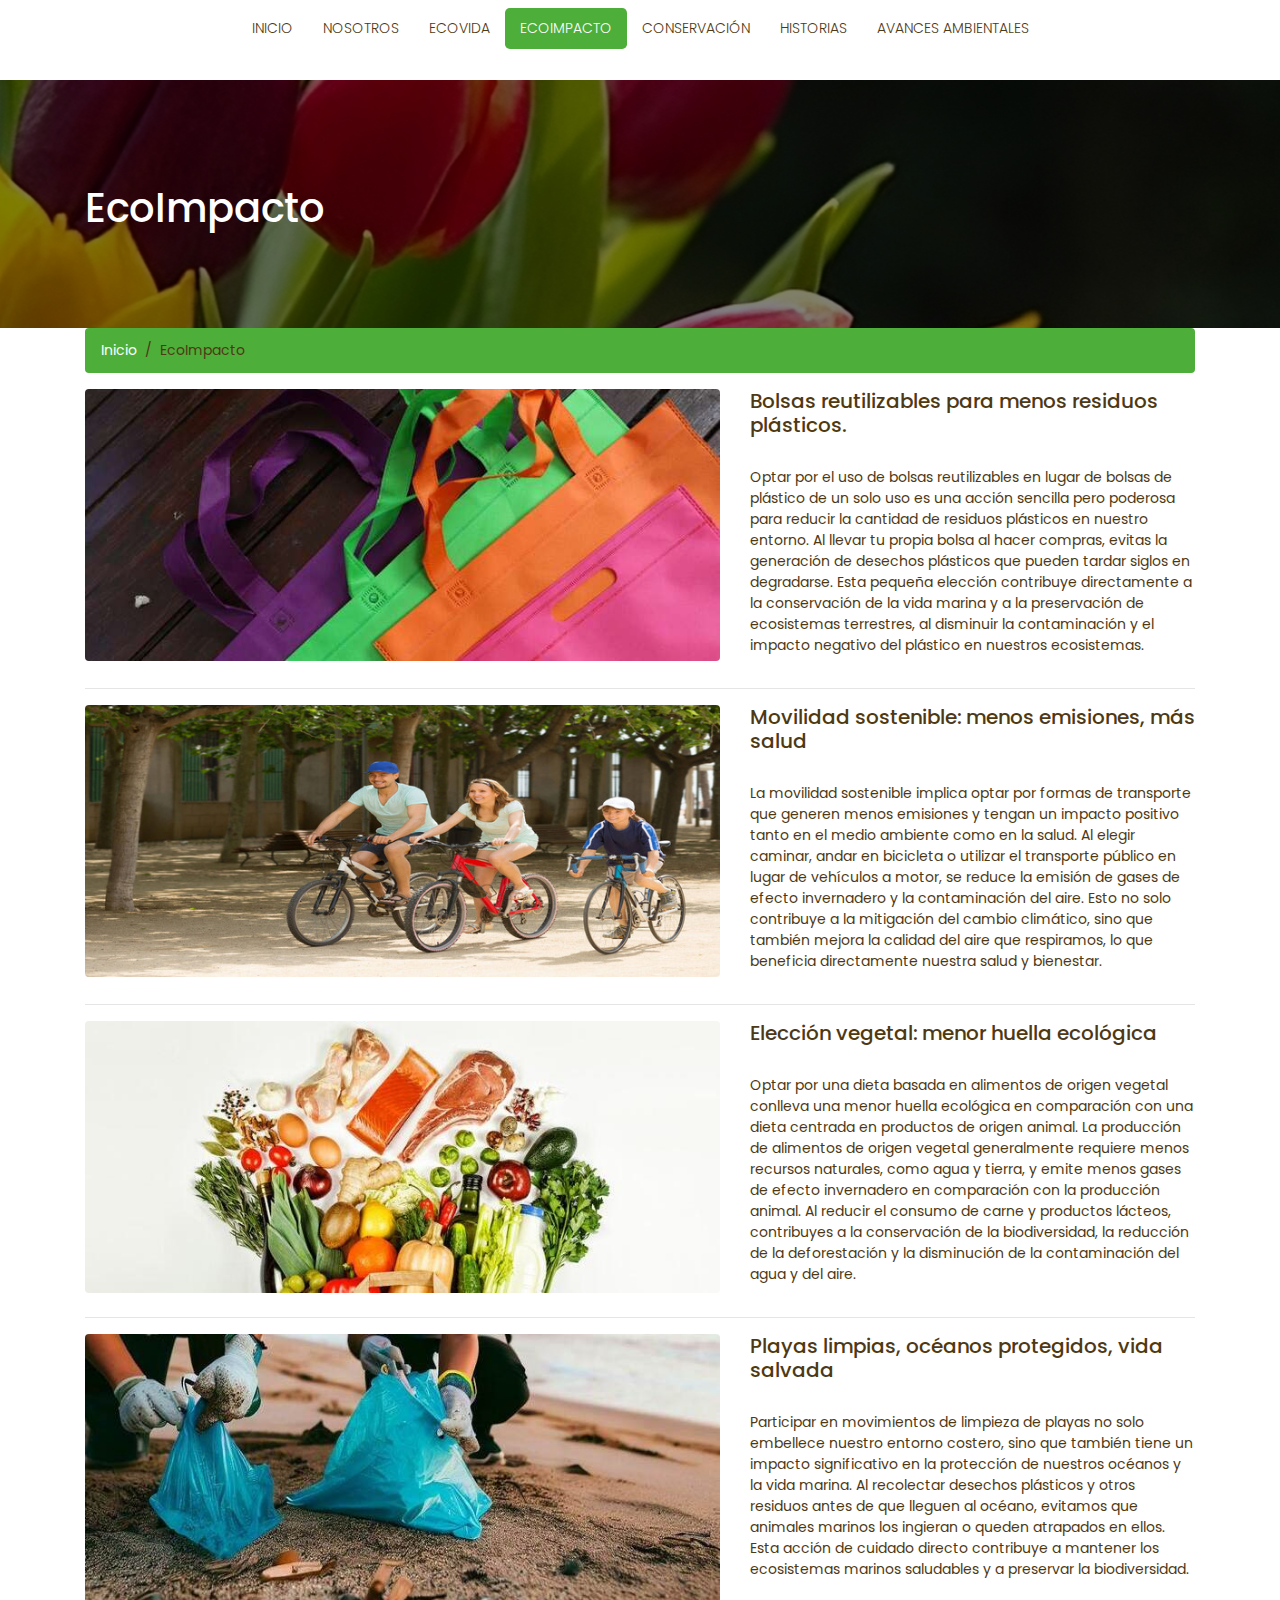
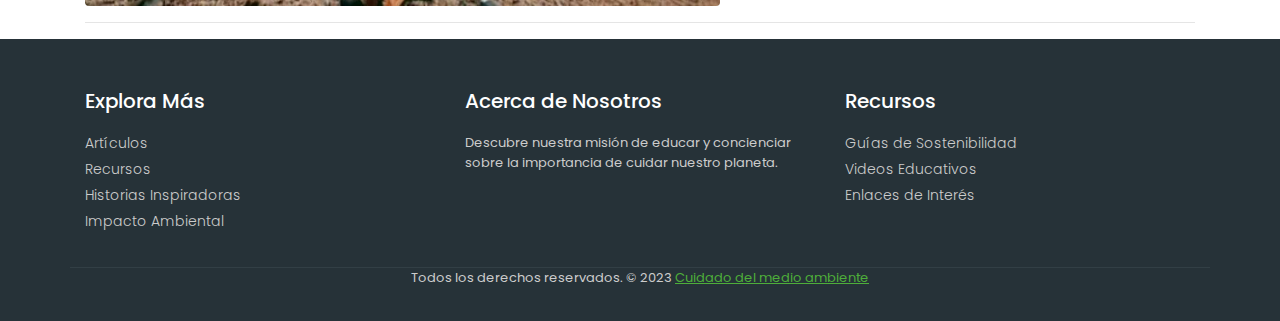
<file: ecopimpact.html>
<!DOCTYPE html>
<html lang="en">
<head>
	<meta charset="utf-8">
	<meta name="viewport" content="width=device-width, initial-scale=1, shrink-to-fit=no">
	<meta name="description" content="">
	<meta name="author" content="">
	<title>Cuidado del Medio Ambiente</title>
	<!-- Bootstrap core CSS -->
	<link href="vendor/bootstrap/css/bootstrap.min.css" rel="stylesheet">
	<!-- Fontawesome CSS -->
	<link href="css/all.css" rel="stylesheet">
	<!-- Custom styles for this template -->
	<link href="css/style.css" rel="stylesheet">
</head>

<body>
    <!-- Navigation -->
    <nav class="navbar fixed-top navbar-expand-lg navbar-dark bg-light top-nav fixed-top">
        <div class="container" style="display: grid; align-content: center; justify-content: center;">
            <button class="navbar-toggler navbar-toggler-right" type="button" data-toggle="collapse" data-target="#navbarResponsive" aria-controls="navbarResponsive" aria-expanded="false" aria-label="Toggle navigation">
				<span class="fas fa-bars"></span>
            </button>
            <div class="collapse navbar-collapse" id="navbarResponsive">
               <ul class="navbar-nav ml-auto">
				<li class="nav-item">
					<a class="nav-link" href="index.html">Inicio</a>
				 </li>
				 <li class="nav-item">
					<a class="nav-link" href="about.html">Nosotros</a>
				 </li>
				 <li class="nav-item">
					<a class="nav-link" href="sustainable.html">EcoVida</a>
				 </li>
				 <li class="nav-item">
				   <a class="nav-link active" href="ecopimpact.html">EcoImpacto</a>
				</li>
				<li class="nav-item">
					<a class="nav-link" href="conservacion.html">Conservación</a>
				 </li>
				 <li class="nav-item">
					<a class="nav-link" href="history.html">Historias</a>
				 </li>
				 <li class="nav-item">
					<a class="nav-link" href="Advances.html">Avances Ambientales</a>
				  </li>
                  
               </ul>
            </div>
        </div>
    </nav>
	
	<!-- full Title -->
	<div class="full-title">
		<div class="container">
			<!-- Page Heading/Breadcrumbs -->
			<h1 class="mt-4 mb-3">EcoImpacto
			</h1>
		</div>
	</div>

    <!-- Page Content -->
    <div class="container">
		<div class="breadcrumb-main">
			<ol class="breadcrumb">
				<li class="breadcrumb-item">
					<a href="index.html">Inicio</a>
				</li>
				<li class="breadcrumb-item active">EcoImpacto</li>
			</ol>
		</div>
	<div class="project-inner">
		<!-- Project One -->
		<div class="row">
			<div class="col-md-7">
				<a href="#">
					<img class="img-fluid rounded mb-3 mb-md-0" src="images/ecoimpacto-img1.jpg" alt="" />
				</a>
			</div>
			<div class="col-md-5">
				<h3>Bolsas reutilizables para menos residuos plásticos.</h3>
				<p>Optar por el uso de bolsas reutilizables en lugar de bolsas de plástico de un solo uso es una acción sencilla pero poderosa para reducir la cantidad de residuos plásticos en nuestro entorno. Al llevar tu propia bolsa al hacer compras, evitas la generación de desechos plásticos que pueden tardar siglos en degradarse. Esta pequeña elección contribuye directamente a la conservación de la vida marina y a la preservación de ecosistemas terrestres, al disminuir la contaminación y el impacto negativo del plástico en nuestros ecosistemas.</p>
			</div>
		</div>
		<!-- /.row -->
	</div>
    <hr>
	<div class="project-inner">
		<!-- Project Two -->
		<div class="row">
			<div class="col-md-7">
			  <a href="#">
				<img class="img-fluid rounded mb-3 mb-md-0" src="images/ecoimpacto-img2.jpg" alt="" />
			  </a>
			</div>
			<div class="col-md-5">
			  <h3>Movilidad sostenible: menos emisiones, más salud</h3>
			  <p>La movilidad sostenible implica optar por formas de transporte que generen menos emisiones y tengan un impacto positivo tanto en el medio ambiente como en la salud. Al elegir caminar, andar en bicicleta o utilizar el transporte público en lugar de vehículos a motor, se reduce la emisión de gases de efecto invernadero y la contaminación del aire. Esto no solo contribuye a la mitigación del cambio climático, sino que también mejora la calidad del aire que respiramos, lo que beneficia directamente nuestra salud y bienestar.</p>

			</div>
		</div>
		<!-- /.row -->
	</div>
    <hr>
	<div class="project-inner">
		<!-- Project Three -->
		<div class="row">
			<div class="col-md-7">
				<a href="#">
					<img class="img-fluid rounded mb-3 mb-md-0" src="images/ecoimpacto-img3.jpeg" alt="" />
				</a>
			</div>
			<div class="col-md-5">
				<h3>Elección vegetal: menor huella ecológica</h3>
				<p>Optar por una dieta basada en alimentos de origen vegetal conlleva una menor huella ecológica en comparación con una dieta centrada en productos de origen animal. La producción de alimentos de origen vegetal generalmente requiere menos recursos naturales, como agua y tierra, y emite menos gases de efecto invernadero en comparación con la producción animal. Al reducir el consumo de carne y productos lácteos, contribuyes a la conservación de la biodiversidad, la reducción de la deforestación y la disminución de la contaminación del agua y del aire.</p>
				
			</div>
		</div>
		<!-- /.row -->
	</div>
    <hr>

    <!-- Project Four -->
	<div class="project-inner">
		<div class="row">		
			<div class="col-md-7">
				<a href="#">
					<img class="img-fluid rounded mb-3 mb-md-0" src="images/ecoimpacto-img4.jpeg" alt="" />
				</a>
			</div>
			<div class="col-md-5">
				<h3>Playas limpias, océanos protegidos, vida salvada</h3>
				<p>Participar en movimientos de limpieza de playas no solo embellece nuestro entorno costero, sino que también tiene un impacto significativo en la protección de nuestros océanos y la vida marina. Al recolectar desechos plásticos y otros residuos antes de que lleguen al océano, evitamos que animales marinos los ingieran o queden atrapados en ellos. Esta acción de cuidado directo contribuye a mantener los ecosistemas marinos saludables y a preservar la biodiversidad.</p>
			</div>
		</div>
		<!-- /.row -->
	</div>
	
		<hr>
    </div>
    <!-- /.container -->

    <!--footer starts from here-->
    <footer class="footer">
		<div class="container bottom_border">
			<div class="row">
				<div class="col-lg-4 col-md-4 col-sm-4 col">
					<h5 class="headin5_amrc col_white_amrc pt2">Explora Más</h5>
					<ul class="footer_ul_amrc">
						<li><a href="https://news.un.org/es/tags/medio-ambiente">Artículos</a></li>
						<li><a href="https://biblioguias.cepal.org/c.php?g=934230&p=6736596#:~:text=Los%20recursos%20ambientales%20(o%20activos,proporcionar%20beneficios%20a%20la%20humanidad">Recursos</a></li>
						<li><a href="https://es.mongabay.com/2021/12/las-10-historias-sobre-mujeres-que-cuidan-el-ambiente-y-los-territorios/">Historias Inspiradoras</a></li>
						<li><a href="https://responsabilidadsocial.net/impacto-ambiental-que-es-definicion-tipos-causas-medicion-y-ejemplo/">Impacto Ambiental</a></li>
					</ul>
				</div>
				<div class="col-lg-4 col-md-4 col-sm-4 col">
					<h5 class="headin5_amrc col_white_amrc pt2">Acerca de Nosotros</h5>
					<p>Descubre nuestra misión de educar y concienciar sobre la importancia de cuidar nuestro planeta.</p>
				</div>
				<div class="col-lg-4 col-md-4 col-sm-4">
					<h5 class="headin5_amrc col_white_amrc pt2">Recursos</h5>
					<ul class="footer_ul_amrc">
						<li><a href="https://www.unep.org/es">Guías de Sostenibilidad</a></li>
						<li><a href="https://www.youtube.com/watch?v=gze7n7Eqhk4">Videos Educativos</a></li>
						<li><a href="https://www.worldenvironmentday.global/es/about/theme-host#:~:text=El%20tema%20de%202023%20para,mundo%20está%20inundado%20de%20plástico.">Enlaces de Interés</a></li>
					</ul>
				</div>
			</div>
		</div>
		<div class="container">
			<p class="copyright text-center">Todos los derechos reservados. &copy; 2023 <a href="#">Cuidado del medio ambiente</a>
			</p>
		</div>
	</footer>

<!-- Bootstrap core JavaScript -->
<script src="vendor/jquery/jquery.min.js"></script>
<script src="vendor/bootstrap/js/bootstrap.bundle.min.js"></script>
</body>
</html>
</file>
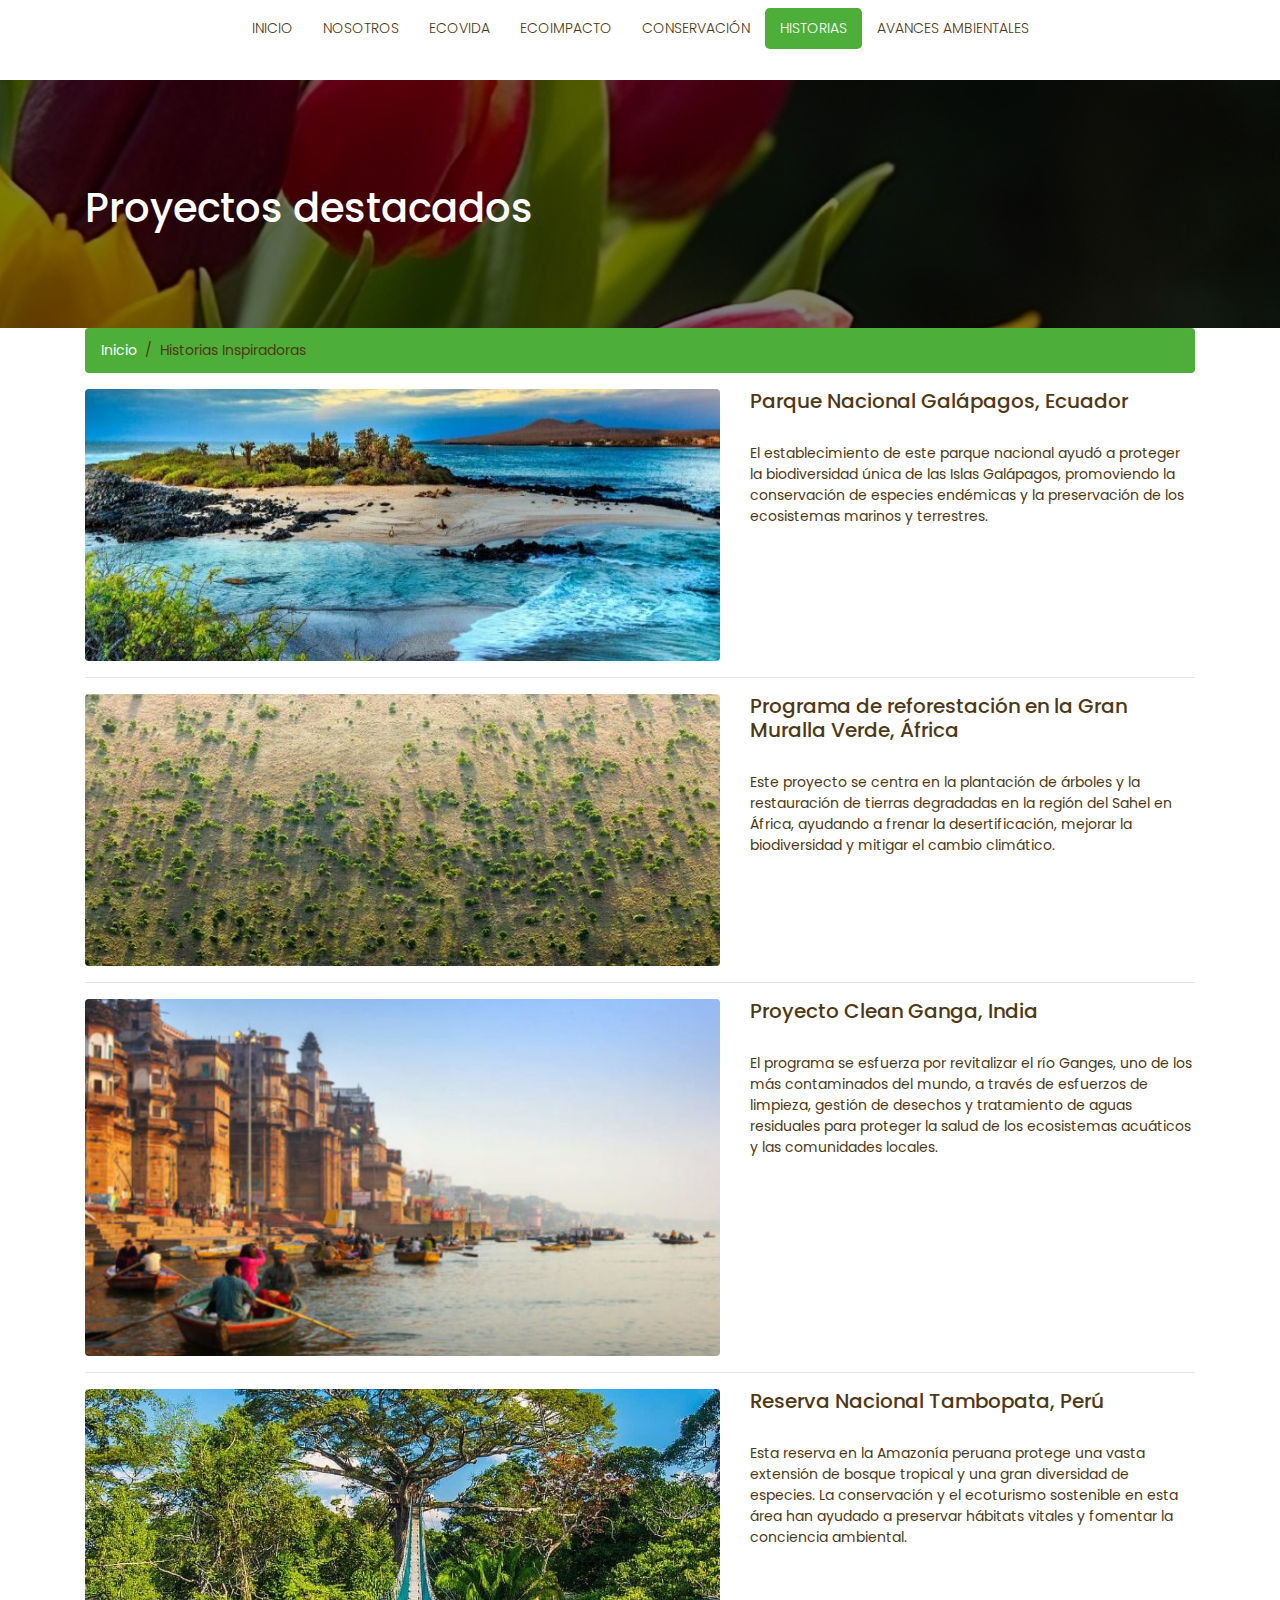
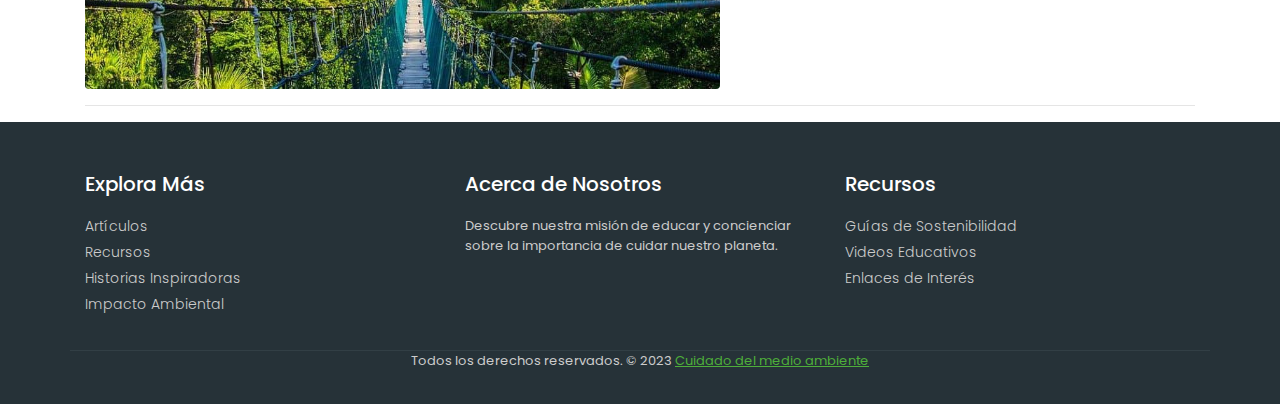
<file: history.html>
<!DOCTYPE html>
<html lang="en">
<head>
	<meta charset="utf-8">
	<meta name="viewport" content="width=device-width, initial-scale=1, shrink-to-fit=no">
	<meta name="description" content="">
	<meta name="author" content="">
	<title>Cuidado del Medio Ambiente</title>
	<!-- Bootstrap core CSS -->
	<link href="vendor/bootstrap/css/bootstrap.min.css" rel="stylesheet">
	<!-- Fontawesome CSS -->
	<link href="css/all.css" rel="stylesheet">
	<!-- Custom styles for this template -->
	<link href="css/style.css" rel="stylesheet">
</head>

<body>
    <!-- Navigation -->
    <nav class="navbar fixed-top navbar-expand-lg navbar-dark bg-light top-nav fixed-top">
        <div class="container" style="display: grid; align-content: center; justify-content: center;">
            <button class="navbar-toggler navbar-toggler-right" type="button" data-toggle="collapse" data-target="#navbarResponsive" aria-controls="navbarResponsive" aria-expanded="false" aria-label="Toggle navigation">
				<span class="fas fa-bars"></span>
            </button>
            <div class="collapse navbar-collapse" id="navbarResponsive">
               <ul class="navbar-nav ml-auto">
				<li class="nav-item">
					<a class="nav-link" href="index.html">Inicio</a>
				 </li>
				 <li class="nav-item">
					<a class="nav-link" href="about.html">Nosotros</a>
				 </li>
				 <li class="nav-item">
					<a class="nav-link" href="sustainable.html">EcoVida</a>
				 </li>
				 <li class="nav-item">
				   <a class="nav-link" href="ecopimpact.html">EcoImpacto</a>
				</li>
				<li class="nav-item">
					<a class="nav-link" href="conservacion.html">Conservación</a>
				 </li>
				 <li class="nav-item">
					<a class="nav-link  active" href="history.html">Historias</a>
				 </li>
				 <li class="nav-item">
					<a class="nav-link" href="Advances.html">Avances Ambientales</a>
				  </li>
                  
               </ul>
            </div>
        </div>
    </nav>
	
	<!-- full Title -->
	<div class="full-title">
		<div class="container">
			<!-- Page Heading/Breadcrumbs -->
			<h1 class="mt-4 mb-3">Proyectos destacados
			</h1>
		</div>
	</div>

    <!-- Page Content -->
    <div class="container">
		<div class="breadcrumb-main">
			<ol class="breadcrumb">
				<li class="breadcrumb-item">
					<a href="index.html">Inicio</a>
				</li>
				<li class="breadcrumb-item active">Historias Inspiradoras</li>
			</ol>
		</div>
	<div class="project-inner">
		<!-- Project One -->
		<div class="row">
			<div class="col-md-7">
				<a href="#">
					<img class="img-fluid rounded mb-3 mb-md-0 hover-image" src="images/parque-galapagos.jpg" alt="" />
				</a>
			</div>
			<div class="col-md-5">
				<h3>Parque Nacional Galápagos, Ecuador</h3>
				<p>El establecimiento de este parque nacional ayudó a proteger la biodiversidad única de las Islas Galápagos, promoviendo la conservación de especies endémicas y la preservación de los ecosistemas marinos y terrestres.</p>
			</div>
		</div>
		<!-- /.row -->
	</div>
    <hr>
	<div class="project-inner">
		<!-- Project Two -->
		<div class="row">
			<div class="col-md-7">
			  <a href="#">
				<img class="img-fluid rounded mb-3 mb-md-0 hover-image" src="images/muralla-verde-africa.jpeg" alt="" />
			  </a>
			</div>
			<div class="col-md-5">
			  <h3>Programa de reforestación en la Gran Muralla Verde, África</h3>
			  <p>Este proyecto se centra en la plantación de árboles y la restauración de tierras degradadas en la región del Sahel en África, ayudando a frenar la desertificación, mejorar la biodiversidad y mitigar el cambio climático.</p>

			</div>
		</div>
		<!-- /.row -->
	</div>
    <hr>
	<div class="project-inner">
		<!-- Project Three -->
		<div class="row">
			<div class="col-md-7">
				<a href="#">
					<img class="img-fluid rounded mb-3 mb-md-0 hover-image" src="images/clean-ganga.jpg" alt="" />
				</a>
			</div>
			<div class="col-md-5">
				<h3>Proyecto Clean Ganga, India</h3>
				<p>El programa se esfuerza por revitalizar el río Ganges, uno de los más contaminados del mundo, a través de esfuerzos de limpieza, gestión de desechos y tratamiento de aguas residuales para proteger la salud de los ecosistemas acuáticos y las comunidades locales.</p>
				
			</div>
		</div>
		<!-- /.row -->
	</div>
    <hr>

    <!-- Project Four -->
	<div class="project-inner">
		<div class="row">		
			<div class="col-md-7">
				<a href="#">
					<img class="img-fluid rounded mb-3 mb-md-0 hover-image" src="images/reserva-nacional-tambopata.jpg" alt="" />
				</a>
			</div>
			<div class="col-md-5">
				<h3>Reserva Nacional Tambopata, Perú</h3>
				<p>Esta reserva en la Amazonía peruana protege una vasta extensión de bosque tropical y una gran diversidad de especies. La conservación y el ecoturismo sostenible en esta área han ayudado a preservar hábitats vitales y fomentar la conciencia ambiental.</p>
			</div>
		</div>
		<!-- /.row -->
	</div>
	
		<hr>
    </div>
    <!-- /.container -->

    <!--footer starts from here-->
    <footer class="footer">
		<div class="container bottom_border">
			<div class="row">
				<div class="col-lg-4 col-md-4 col-sm-4 col">
					<h5 class="headin5_amrc col_white_amrc pt2">Explora Más</h5>
					<ul class="footer_ul_amrc">
						<li><a href="https://news.un.org/es/tags/medio-ambiente">Artículos</a></li>
						<li><a href="https://biblioguias.cepal.org/c.php?g=934230&p=6736596#:~:text=Los%20recursos%20ambientales%20(o%20activos,proporcionar%20beneficios%20a%20la%20humanidad">Recursos</a></li>
						<li><a href="https://es.mongabay.com/2021/12/las-10-historias-sobre-mujeres-que-cuidan-el-ambiente-y-los-territorios/">Historias Inspiradoras</a></li>
						<li><a href="https://responsabilidadsocial.net/impacto-ambiental-que-es-definicion-tipos-causas-medicion-y-ejemplo/">Impacto Ambiental</a></li>
					</ul>
				</div>
				<div class="col-lg-4 col-md-4 col-sm-4 col">
					<h5 class="headin5_amrc col_white_amrc pt2">Acerca de Nosotros</h5>
					<p>Descubre nuestra misión de educar y concienciar sobre la importancia de cuidar nuestro planeta.</p>
				</div>
				<div class="col-lg-4 col-md-4 col-sm-4">
					<h5 class="headin5_amrc col_white_amrc pt2">Recursos</h5>
					<ul class="footer_ul_amrc">
						<li><a href="https://www.unep.org/es">Guías de Sostenibilidad</a></li>
						<li><a href="https://www.youtube.com/watch?v=gze7n7Eqhk4">Videos Educativos</a></li>
						<li><a href="https://www.worldenvironmentday.global/es/about/theme-host#:~:text=El%20tema%20de%202023%20para,mundo%20está%20inundado%20de%20plástico.">Enlaces de Interés</a></li>
					</ul>
				</div>
			</div>
		</div>
		<div class="container">
			<p class="copyright text-center">Todos los derechos reservados. &copy; 2023 <a href="#">Cuidado del medio ambiente</a>
			</p>
		</div>
	</footer>

<!-- Bootstrap core JavaScript -->
<script src="vendor/jquery/jquery.min.js"></script>
<script src="vendor/bootstrap/js/bootstrap.bundle.min.js"></script>
</body>
</html>
</file>
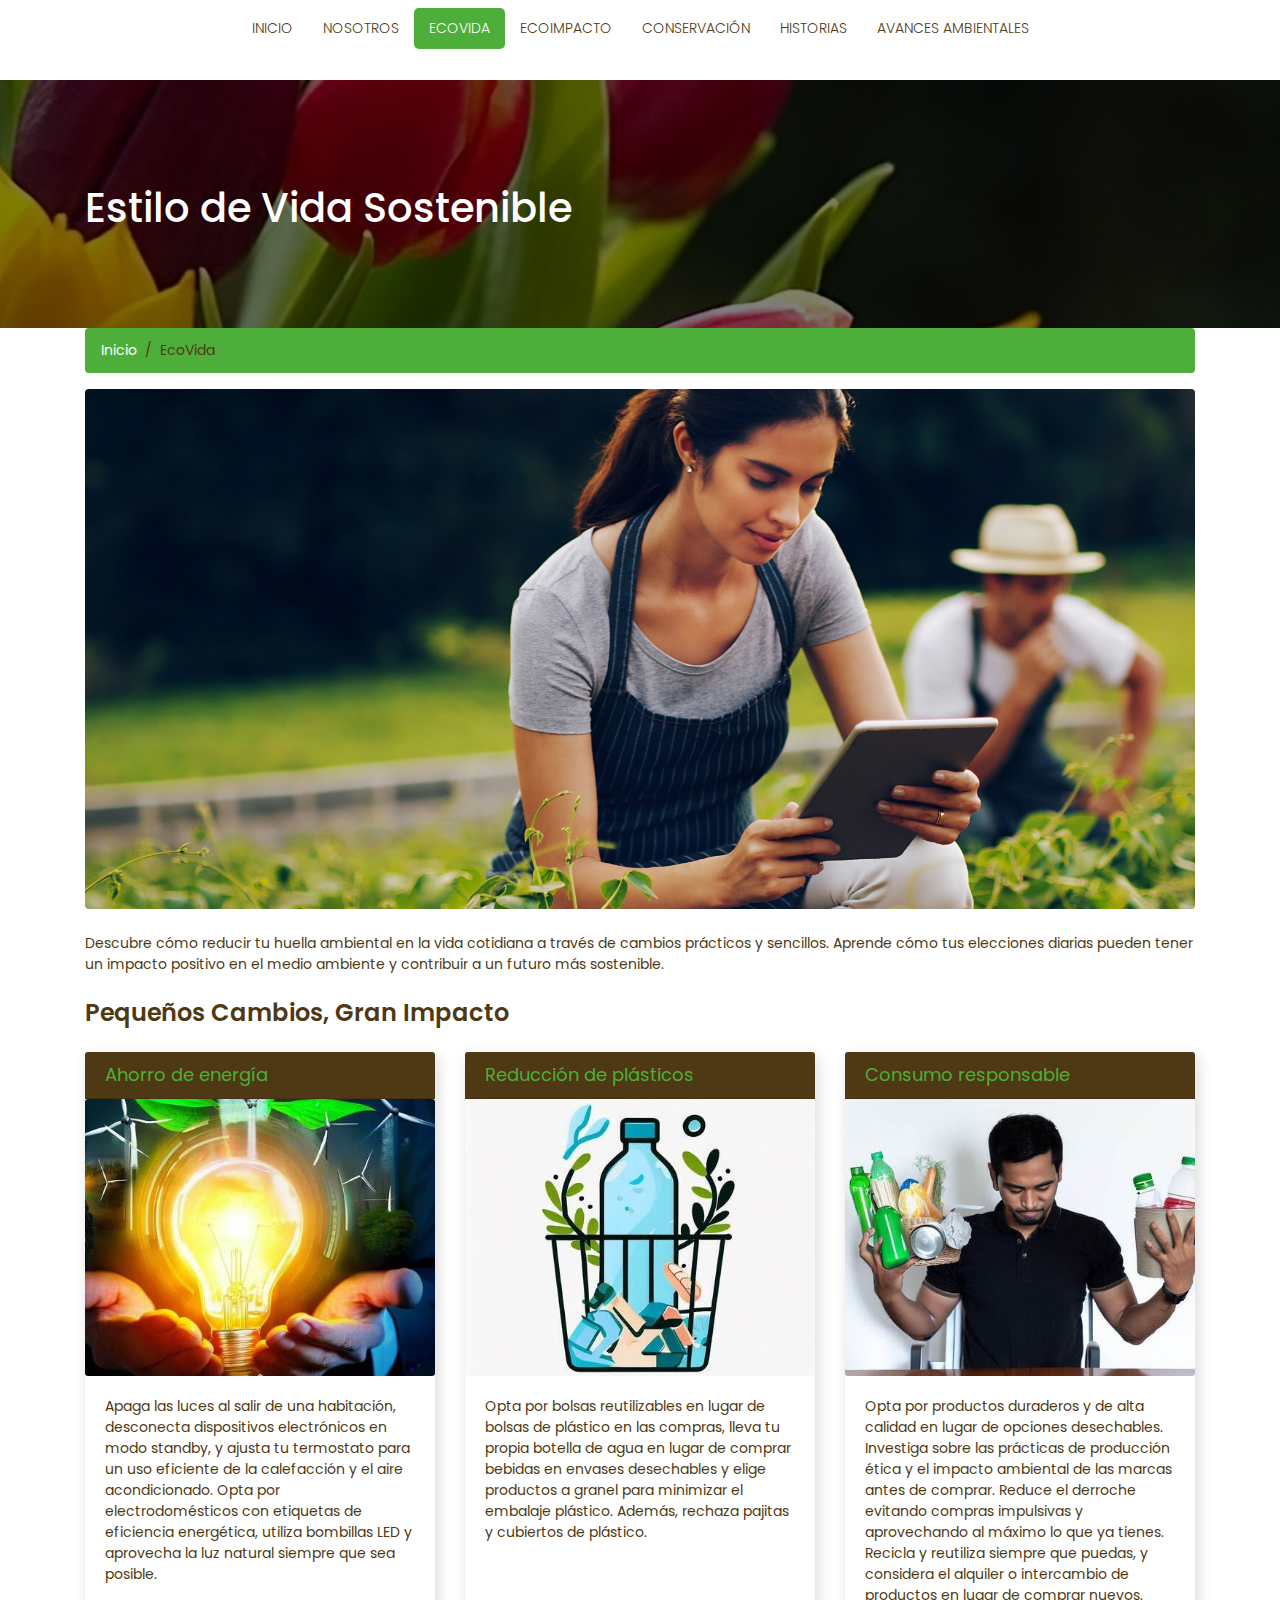
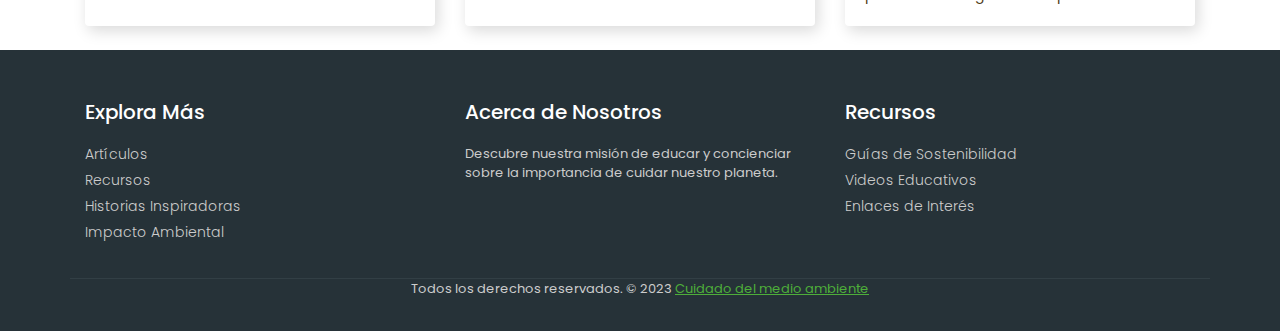
<file: sustainable.html>
<!DOCTYPE html>
<html lang="en">
<head>
	<meta charset="utf-8">
	<meta name="viewport" content="width=device-width, initial-scale=1, shrink-to-fit=no">
	<meta name="description" content="">
	<meta name="author" content="">
	<title>Cuidado del Medio Ambiente</title>
	<!-- Bootstrap core CSS -->
	<link href="vendor/bootstrap/css/bootstrap.min.css" rel="stylesheet">
	<!-- Fontawesome CSS -->
	<link href="css/all.css" rel="stylesheet">
	<!-- Custom styles for this template -->
	<link href="css/style.css" rel="stylesheet">
</head>

<body>
    <!-- Navigation -->
    <nav class="navbar fixed-top navbar-expand-lg navbar-dark bg-light top-nav fixed-top">
        <div class="container" style="display: grid; align-content: center; justify-content: center;">
            <button class="navbar-toggler navbar-toggler-right" type="button" data-toggle="collapse" data-target="#navbarResponsive" aria-controls="navbarResponsive" aria-expanded="false" aria-label="Toggle navigation">
				<span class="fas fa-bars"></span>
            </button>
            <div class="collapse navbar-collapse" id="navbarResponsive">
               <ul class="navbar-nav ml-auto">
                  <li class="nav-item">
                     <a class="nav-link" href="index.html">Inicio</a>
                  </li>
                  <li class="nav-item">
                     <a class="nav-link" href="about.html">Nosotros</a>
                  </li>
                  <li class="nav-item">
                     <a class="nav-link active" href="sustainable.html">EcoVida</a>
                  </li>
                  <li class="nav-item">
					<a class="nav-link" href="ecopimpact.html">EcoImpacto</a>
				 </li>
				 <li class="nav-item">
					<a class="nav-link" href="conservacion.html">Conservación</a>
				 </li>
             <li class="nav-item">
					<a class="nav-link" href="history.html">Historias</a>
				 </li>
             <li class="nav-item">
               <a class="nav-link" href="Advances.html">Avances Ambientales</a>
             </li>
               </ul>
            </div>
        </div>
    </nav>

	<!-- full Title -->
	<div class="full-title">
		<div class="container">
			<!-- Page Heading/Breadcrumbs -->
			<h1 class="mt-4 mb-3">Estilo de Vida Sostenible
			</h1>
		</div>
	</div>
	
    <!-- Page Content -->
    <div class="container">
		<div class="breadcrumb-main">
			<ol class="breadcrumb">
				<li class="breadcrumb-item">
					<a href="index.html">Inicio</a>
				</li>
				<li class="breadcrumb-item active">EcoVida</li>
			</ol>
		</div>

		<!-- Image Header -->
		<img class="img-fluid rounded mb-4" src="images/ecovida-img.png" alt="" />
		<p>Descubre cómo reducir tu huella ambiental en la vida cotidiana a través de cambios prácticos y sencillos. 
			Aprende cómo tus elecciones diarias pueden tener un impacto positivo en el medio ambiente y contribuir a un futuro más sostenible.</p>
		<!-- Services Section -->
		<div class="services-bar">
            <h1 class="my-4">Pequeños Cambios, Gran Impacto</h1>
            <!-- Services Section -->
            <div class="row">
               <div class="col-lg-4 mb-4">
                  <div class="card h-100">
                     <h4 class="card-header">Ahorro de energía</h4>
                     <div class="card-img">
                        <img class="img-fluid" src="images/practicas-img.jpeg" alt="" />
                     </div>
                     <div class="card-body">
                        <p class="card-text">Apaga las luces al salir de una habitación, desconecta dispositivos electrónicos en modo standby, y ajusta tu termostato para un uso eficiente de la calefacción y el aire acondicionado. Opta por electrodomésticos con etiquetas de eficiencia energética, utiliza bombillas LED y aprovecha la luz natural siempre que sea posible.</p>
                     </div>
                  </div>
               </div>
               <div class="col-lg-4 mb-4">
                  <div class="card h-100">
                     <h4 class="card-header">Reducción de plásticos</h4>
                     <div class="card-img">
                        <img class="img-fluid" src="images/practicas-img2.jpeg" alt="" />
                     </div>
                     <div class="card-body">
                        <p class="card-text"> Opta por bolsas reutilizables en lugar de bolsas de plástico en las compras, lleva tu propia botella de agua en lugar de comprar bebidas en envases desechables y elige productos a granel para minimizar el embalaje plástico. Además, rechaza pajitas y cubiertos de plástico.</p>
                     </div>
                  </div>
               </div>
               <div class="col-lg-4 mb-4">
                  <div class="card h-100">
                     <h4 class="card-header">Consumo responsable</h4>
                     <div class="card-img">
                        <img class="img-fluid" src="images/practicas-img3.jpeg" alt="" />
                     </div>
                     <div class="card-body">
                        <p class="card-text">Opta por productos duraderos y de alta calidad en lugar de opciones desechables. Investiga sobre las prácticas de producción ética y el impacto ambiental de las marcas antes de comprar. Reduce el derroche evitando compras impulsivas y aprovechando al máximo lo que ya tienes. Recicla y reutiliza siempre que puedas, y considera el alquiler o intercambio de productos en lugar de comprar nuevos.</p>
                     </div>
                  </div>
               </div>
            </div>
            <!-- /.row -->
        </div>
		
    </div>
    <!-- /.container -->

    <!--footer starts from here-->
    <footer class="footer">
      <div class="container bottom_border">
          <div class="row">
              <div class="col-lg-4 col-md-4 col-sm-4 col">
                  <h5 class="headin5_amrc col_white_amrc pt2">Explora Más</h5>
                  <ul class="footer_ul_amrc">
                      <li><a href="https://news.un.org/es/tags/medio-ambiente">Artículos</a></li>
                      <li><a href="https://biblioguias.cepal.org/c.php?g=934230&p=6736596#:~:text=Los%20recursos%20ambientales%20(o%20activos,proporcionar%20beneficios%20a%20la%20humanidad">Recursos</a></li>
                      <li><a href="https://es.mongabay.com/2021/12/las-10-historias-sobre-mujeres-que-cuidan-el-ambiente-y-los-territorios/">Historias Inspiradoras</a></li>
                      <li><a href="https://responsabilidadsocial.net/impacto-ambiental-que-es-definicion-tipos-causas-medicion-y-ejemplo/">Impacto Ambiental</a></li>
                  </ul>
              </div>
              <div class="col-lg-4 col-md-4 col-sm-4 col">
                  <h5 class="headin5_amrc col_white_amrc pt2">Acerca de Nosotros</h5>
                  <p>Descubre nuestra misión de educar y concienciar sobre la importancia de cuidar nuestro planeta.</p>
              </div>
              <div class="col-lg-4 col-md-4 col-sm-4">
                  <h5 class="headin5_amrc col_white_amrc pt2">Recursos</h5>
                  <ul class="footer_ul_amrc">
                      <li><a href="https://www.unep.org/es">Guías de Sostenibilidad</a></li>
                      <li><a href="https://www.youtube.com/watch?v=gze7n7Eqhk4">Videos Educativos</a></li>
                      <li><a href="https://www.worldenvironmentday.global/es/about/theme-host#:~:text=El%20tema%20de%202023%20para,mundo%20está%20inundado%20de%20plástico.">Enlaces de Interés</a></li>
                  </ul>
              </div>
          </div>
      </div>
      <div class="container">
          <p class="copyright text-center">Todos los derechos reservados. &copy; 2023 <a href="#">Cuidado del medio ambiente</a>
          </p>
      </div>
  </footer>

<!-- Bootstrap core JavaScript -->
<script src="vendor/jquery/jquery.min.js"></script>
<script src="vendor/bootstrap/js/bootstrap.bundle.min.js"></script>
</body>
</html>
</file>
<file: css/style.css>
/*!
 *  N & LW Lawn Care - Landscaping Bootstrap4 HTML5 Responsive Template
 */

@import url('https://fonts.googleapis.com/css?family=Poppins:100,200,300,400,500,600,700,800');
 
body {
  padding-top: 54px;
  font-family: 'Poppins', sans-serif;
  font-size: 14px;
  color: #4e3914;
}

@media (min-width: 992px) {
  body {
    padding-top: 80px;
  }
}
.hover-image {
    transition: filter 0.3s ease-in-out;
}

.hover-image:hover {
	filter: sepia(100%) hue-rotate(0deg);
}
a.btn-primary{
	background-color: #4eae3a;
	border-color: #4eae3a;
}
a.btn-primary:hover{
	background-color: #5ec549;
	border-color: #5ec549;
}
button.btn-primary{
	background-color: #4eae3a;
	border-color: #4eae3a;
}
button.btn-primary:hover{
	background-color: #5ec549;
	border-color: #5ec549;
}

a.btn-secondary{
	background-color: #4eae3a;
	border-color: #4eae3a;
}
a.btn-secondary:hover{
	background-color: #5ec549;
	border-color: #5ec549;
}
button.btn-secondary{
	background-color: #4eae3a;
	border-color: #4eae3a;
}
button.btn-secondary:hover{
	background-color: #5ec549;
	border-color: #5ec549;
}

.top-nav{
	background-color: #ffffff !important;
}
.navbar-expand-lg.top-nav .navbar-nav .nav-link{
	padding: 10px 15px;
	color: #4e3914;
	font-size: 14px;
	font-weight: 300;
	text-transform: uppercase;
}
.navbar-expand-lg.top-nav .navbar-nav .nav-link:hover{
	background: #4eae3a;
	color: #ffffff;
	border-radius: 4.8px;
}
.navbar-expand-lg.top-nav .navbar-nav .nav-link.active{
	background: #4eae3a;
	color: #ffffff;
	border-radius: 4.8px;
}
.navbar-expand-lg.top-nav .navbar-nav .dropdown-menu{
	margin: 0px;
	box-shadow: 3px 5px 15px rgba(0,0,0, .15);
	border: none;
	padding: 20px;
}
.navbar-expand-lg.top-nav .navbar-nav .dropdown-menu .dropdown-item{
	font-size: 14px;
	padding: 0px;
	padding-bottom: 15px;
	font-weight: 300;
}
.navbar-expand-lg.top-nav .navbar-nav .dropdown-menu .dropdown-item:last-child{
	padding: 0px;
}
.navbar-expand-lg.top-nav .navbar-nav .dropdown-menu .dropdown-item:hover{
	background: none;
	color: #4eae3a;
}
.top-nav .navbar-toggler{
	color: #4e3914;
	border-color: #4e3914;
}
.top-nav .navbar-toggler:hover{
	color: #4eae3a;
	border-color: #4eae3a;
}


.slider-main .carousel .carousel-inner .carousel-item:before{
	content: "";
	position: absolute;
	background: rgba(0,0,0,0.5);
	top: 0px;
	left: 0px;
	width: 100%;
	height: 100%;
}
.carousel-item {
  height: 88vh;
  min-height: 300px;
  background: no-repeat center center scroll;
  -webkit-background-size: cover;
  -moz-background-size: cover;
  -o-background-size: cover;
  background-size: cover;
}
.portfolio-item {
  margin-bottom: 30px;
}
.services-bar h1{
	font-weight: 600;
	font-size: 24px;
}
.services-bar .card{
	box-shadow: 3px 5px 15px rgba(0,0,0, .15);
	border: none;
}
.services-bar .card h4.card-header{
	background-color: #4e3914;
	color: #4eae3a;
	font-size: 18px;
	font-weight: 400;
}
.services-bar .card .card-footer{
	background-color: #4e3914;
}
.about-main{
	padding: 30px 0px;
}
.about-main h2{
	font-size: 24px;
	font-weight: 600;
	margin-bottom: 20px;
}
.about-main h5{
	font-size: 18px;
}
.about-main p{
	font-size: 14px;
	text-transform: capitalize;
}
.about-main ul{
	padding-left: 20px;
}
.about-main ul li{
	position: relative;
	font-weight: 300;
	list-style: none;
	line-height: 29px;
}
.about-main ul li:before{
	content: "\f0da";
	font-family: 'Font Awesome 5 Free';
	font-weight: 900;	
	position: absolute;
	left: -15px;
	top: 0px;
	color: #4eae3a;
}
.portfolio-main{
	padding: 30px 0px;
}
.portfolio-main h2{
	font-weight: 600;
	font-size: 24px;
	margin-bottom: 20px;
}
.portfolio-main .card {
	border: none;
	border-radius: 4px;
	overflow: hidden;
}
.portfolio-main .card .card-body .card-title{
	margin-bottom: 0px;
}
.portfolio-main .card .card-body .card-title a{
	font-size: 20px;
	font-weight: 400;
	text-transform: uppercase;
	color: #4eae3a;
}
.portfolio-main .card .card-body{
	background: #4e3914;
	padding: 10px 20px;
}
.card-img{
	overflow: hidden;
	position: relative;
}
.overlay{
	background: rgba(78,174,58,0.5);
	position: absolute;
	bottom: -100%;
	width: 100%;
	height: 100%;
	left: 50%;
	transform: translateX(-50%);
	transition: all 0.3s;
}
.overlay i{
	font-size: 35px;
	position: absolute;
	top: 50%;
	left: 50%;
	transform: translateX(-50%);
	color: #4e3914;
}
.portfolio-main .card:hover .overlay{
	bottom: 0px;
}

.footer { 
	width:100%; 
	background-color:#263238; 
	min-height:250px; 
	padding:10px 0px 25px 0px;
	}
.pt2 { 
	padding-top:40px ;
	margin-bottom:20px ;
	color: #ffffff;
	font-weight: 500;
	}
footer p { 
	font-size:13px; 
	color:#CCC; 
	padding-bottom:0px; 
	margin-bottom:8px;
	}
.mb10 { 
	padding-bottom:0px ;
	}
.footer_ul_amrc { 
	margin:0px ; 
	list-style-type:none ; 
	font-size:14px; 
	padding:0px 0px 10px 0px ; 
	}
.footer_ul_amrc li {
	padding:0px 0px 5px 0px;
	}
.footer_ul_amrc li a{ 
	color:#cccccc;
	font-size: 14px;
	font-weight: 300;
	}
.footer_ul_amrc li a:hover{ 
	color:#fff; 
	text-decoration:none;
	}
.footer_ul_amrc li .media-left{
	margin-right: 10px;
}
.footer_ul_amrc li .media-left img{
	max-width: 50px;
}
.footer_ul_amrc li .media-body p{
	font-size: 14px;
	font-weight: 500;
	color: #ffffff;
}
.footer_ul_amrc li .media-body span{
	color: #cccccc;
	font-size: 14px;
	font-weight: 400;
}
.fleft { 
	float:left;
	}
.padding-right { 
	padding-right:10px; 
	}
.footer_ul2_amrc {
	margin:0px; 
	list-style-type:none; 
	padding:0px;
	}
.footer_ul2_amrc li p { 
	display:table; 
	}
.footer_ul2_amrc li a:hover { 
	text-decoration:none;
	}
.footer_ul2_amrc li i { 
	margin-top:5px;
	}
.footer_ul2_amrc li a {
	color: #4eae3a;
}
.bottom_border { 
	border-bottom:1px solid #323f45; 
	padding-bottom:20px;
	}
.foote_bottom_ul_amrc {
	list-style-type:none;
	padding:0px;
	display:table;
	margin-top: 10px;
	margin-right: auto;
	margin-bottom: 10px;
	margin-left: auto;
}
.foote_bottom_ul_amrc li { 
	display:inline;
	}
.foote_bottom_ul_amrc li a {
	color:#ffffff; 
	margin:0 12px;
	font-size: 16px;
	font-weight: 300;
	}
.footer-logo{
	padding: 20px 0px;
	text-align: center;
}
.copyright a{
	color: #4eae3a;
	text-decoration: underline;
}
.copyright a:hover{
	color: #ffffff;
	text-decoration: none;
}
.social_footer_ul { 
	display:table; 
	margin:15px auto 0 auto; 
	list-style-type:none;
	padding: 0;	
	}
.social_footer_ul li { 
	padding-left:20px; 
	padding-top:10px; 
	float:left; 
	}
.social_footer_ul li a { 
	color:#CCC; 
	border:2px solid #CCC; 
	padding:8px;
	border-radius:50%;
	}
.social_footer_ul li i {  
	width:20px; 
	height:20px; 
	text-align:center;
	}
.social_footer_ul li a:hover {
	color: #4eae3a; 
	border:2px solid #4eae3a; 
}

/* ---- All Pages CSS ---- */

.full-title{
	padding: 80px 0px;
	background: url(../images/all-title-bg.jpg) no-repeat center;
	position: relative;
}
.full-title:before{
	content: "";
	background: rgba(0,0,0,0.5);
	top: 0px;
	left: 0px;
	position: absolute;
	width: 100%;
	height: 100%;
}
.full-title h1{
	position: relative;
	color: #ffffff;
}
.full-title h1 small{
	float: right;
	padding: 15px 0px;
	font-size: 14px;
}

.breadcrumb-main .breadcrumb{
	background: #4eae3a;
}
.breadcrumb-main .breadcrumb li a{
	color: #ffffff;
}
.breadcrumb-main .breadcrumb li{
	color: #4e3914;
}
.breadcrumb-main .breadcrumb-item + .breadcrumb-item::before{
	color: #4e3914;
}
.team-members-box{
	padding: 30px 0px;
}
.team-members-box h2{
	font-weight: 600;
	font-size: 24px;
	margin-bottom: 20px;
}
.team-members-box .card{
	box-shadow: 3px 5px 15px rgba(0,0,0, .15);
	border: none;	
}
.team-members-box .card .card-footer{
	background: #4eae3a;
}
.team-members-box .card .card-footer ul{
	margin: 0px;
	padding: 0px;
}
.team-members-box .card .card-footer ul li{
	display: inline-block;
}
.team-members-box .card .card-footer ul li a{
	width: 32px;
	height: 32px;
	line-height: 32px;
	background: #4e3914;
	color: #ffffff;
	display: inline-block;
	border-radius: 4.8px;
	font-size: 14px;
}
.customers-box h2{
	font-weight: 600;
	font-size: 24px;
	margin-bottom: 20px;
}

.project-inner h3{
	font-size: 20px;
	font-weight: 500;
	margin-bottom: 30px;
}
.pagination_bar .pagination .page-item .page-link{
	font-size: 20px;
	background: #4e3914;
	border: 1px solid #4e3914;
	color: #ffffff;
	width: 35px;
	text-align: center;
}
.pagination_bar .pagination .page-item .page-link:hover{
	background: #4eae3a;
}
.portfolio-item h4.card-title a{
	font-size: 20px;
	font-weight: 500;
	margin-bottom: 20px;
	color: #4e3914;
}
.related-projects{
	padding: 30px 0px; 
}
.related-projects h3{
	font-weight: 600;
	font-size: 24px;
	margin: 0px;
	margin-bottom: 20px;
}
.blog-entries .card{
	box-shadow: 3px 5px 15px rgba(0,0,0, .15);
	border: none;
}
.blog-entries .card .card-body h2.card-title{
	font-size: 22px;
	font-weight: 500;
}
.blog-entries .card .card-footer{
	background-color: #4e3914;
}
.blog-entries .card .card-footer.text-muted{
	color: #ffffff !important;
}
.blog-entries .card .card-footer a{
	color: #4eae3a;
}
.blog-right-side .card{
	box-shadow: 3px 5px 15px rgba(0,0,0, .15);
	border: none;
}
.blog-right-side .card h5.card-header{
	background-color: #4e3914;
	color: #ffffff;
	font-size: 20px;
	font-weight: 400;
}
.blog-right-side .card .card-body ul li{
	margin-bottom: 2px;
}
.blog-right-side .card .card-body ul li a{
	border-radius: 4.8px;
	padding: 6px;
	background: #4e3914;
	color: #4eae3a;
	display: inline-block;
}
.pagination_bar_arrow .pagination .page-item .page-link{
	font-size: 20px;
	background: #4e3914;
	border: 1px solid #4e3914;
	color: #ffffff;
	width: 120px;
	text-align: center;
}
.pagination_bar_arrow .pagination .page-item .page-link:hover{
	background: #4eae3a;
}
.faq-main{
	padding: 30px 35px;
	background: #4e3914;
	margin: 30px 0px;
}
.accordion-single{
	border-radius: 0px;
	border: none;
	border-bottom: 1px solid #e4e8ed;
}
.accordion-single .card-header{
	background-color: transparent;
	padding: 0px;
	border: none;
}
.accordion-single .card-header h5 a{
	color: #202428;
	display: block;
	position: relative;
	padding: 21.28px 32px 26.56px 20px;
	font-size: 18px;
	text-transform: capitalize;
}
.accordion-single .card-header h5 a:hover{
	color: #4eae3a;
	text-decoration: none;
}
.accordion-single h5 a[aria-expanded="false"]::before {
    position: absolute;
    content: "\f0dd";
	font-family: 'Font Awesome 5 Free';
	font-weight: 900;	
    right: 10px;
    top: 50%;
    -webkit-transform: translateY(-50%);
    -ms-transform: translateY(-50%);
    transform: translateY(-50%);
	color: #4e3914;
}
.accordion-single h5 a[aria-expanded="true"]::before{
    position: absolute;
    content: "\f0de";
	font-family: 'Font Awesome 5 Free';
	font-weight: 900;
    right: 10px;
    top: 50%;
    -webkit-transform: translateY(-50%);
    -ms-transform: translateY(-50%);
    transform: translateY(-50%);
    color: #4eae3a;
}
.error-contents{
	padding: 30px 0px;
	max-width: 980px;
	margin: 0 auto;
	text-align: center;
}
.error-contents{}
.pricing-box{
	padding: 30px 0px;
}
.pricing-box .card{
	position: relative;
	overflow: hidden;
	box-shadow: 3px 5px 15px rgba(0,0,0, .15);
	border: none;
}
.pricing-box .card h3.card-header{
	padding: 80px 15px;
	text-align: center;
	background: #4e3914;
	color: #ffffff;
}
.most_popular{
	position: absolute;
	top: 32px;
	font-size: 12px;
	text-align: center;
	width: 181px;
	padding: 4px 0;
	right: -36px;
	transform: rotate(40deg);
	background-color: #4eae3a;
	color: #4e3914;
}


.contact-left h3{
	font-weight: 600;
	font-size: 24px;
	margin-bottom: 20px;
}
.contact-right h3{
	font-weight: 600;
	font-size: 24px;
	margin-bottom: 20px;
}
.contact-right p abbr{
	font-weight: bold;
	font-size: 18px;
}

.help-block ul{
	margin: 0px;
	padding: 0px;
	list-style: none;
	background: red;
	color: #fff;
	padding: 0px 15px;
}


@media (min-width:768px) and (max-width:991px){
	.navbar-expand-lg.top-nav .navbar-nav .nav-link.dropdown-toggle::after{
		position: absolute;
		top: 18px;
		right: 6px;
	}
}

@media screen and (max-width:767px){
	.navbar-expand-lg.top-nav .navbar-nav .nav-link.dropdown-toggle::after{
		position: absolute;
		top: 18px;
		right: 6px;
	}
	.portfolio-main h2{
		text-align: center;
	}
	.customers-box{
		text-align: center;
	}
	.team-members-box h2{
		text-align: center;
	}
	.services-bar h1{
		text-align: center;
	}
	.social_footer_ul li{
		padding-left: 10px;
		padding-right: 10px;
	}
	.faq-main{
		padding: 20px 15px;
	}
	.accordion-single .card-header h5 a{
		font-size: 14px;
	}
}

@media (min-width:320px) and (max-width:575.98px){
	.navbar-expand-lg.top-nav .navbar-nav .nav-link.dropdown-toggle::after{
		position: absolute;
		top: 18px;
		right: 6px;
	}
	.portfolio-main h2{
		text-align: center;
	}
	.customers-box{
		text-align: center;
	}
	.team-members-box h2{
		text-align: center;
	}
	.services-bar h1{
		text-align: center;
	}
	.social_footer_ul li{
		padding-left: 10px;
		padding-right: 10px;
	}
	.faq-main{
		padding: 20px 15px;
	}
	.accordion-single .card-header h5 a{
		font-size: 14px;
	}
}
</file>
